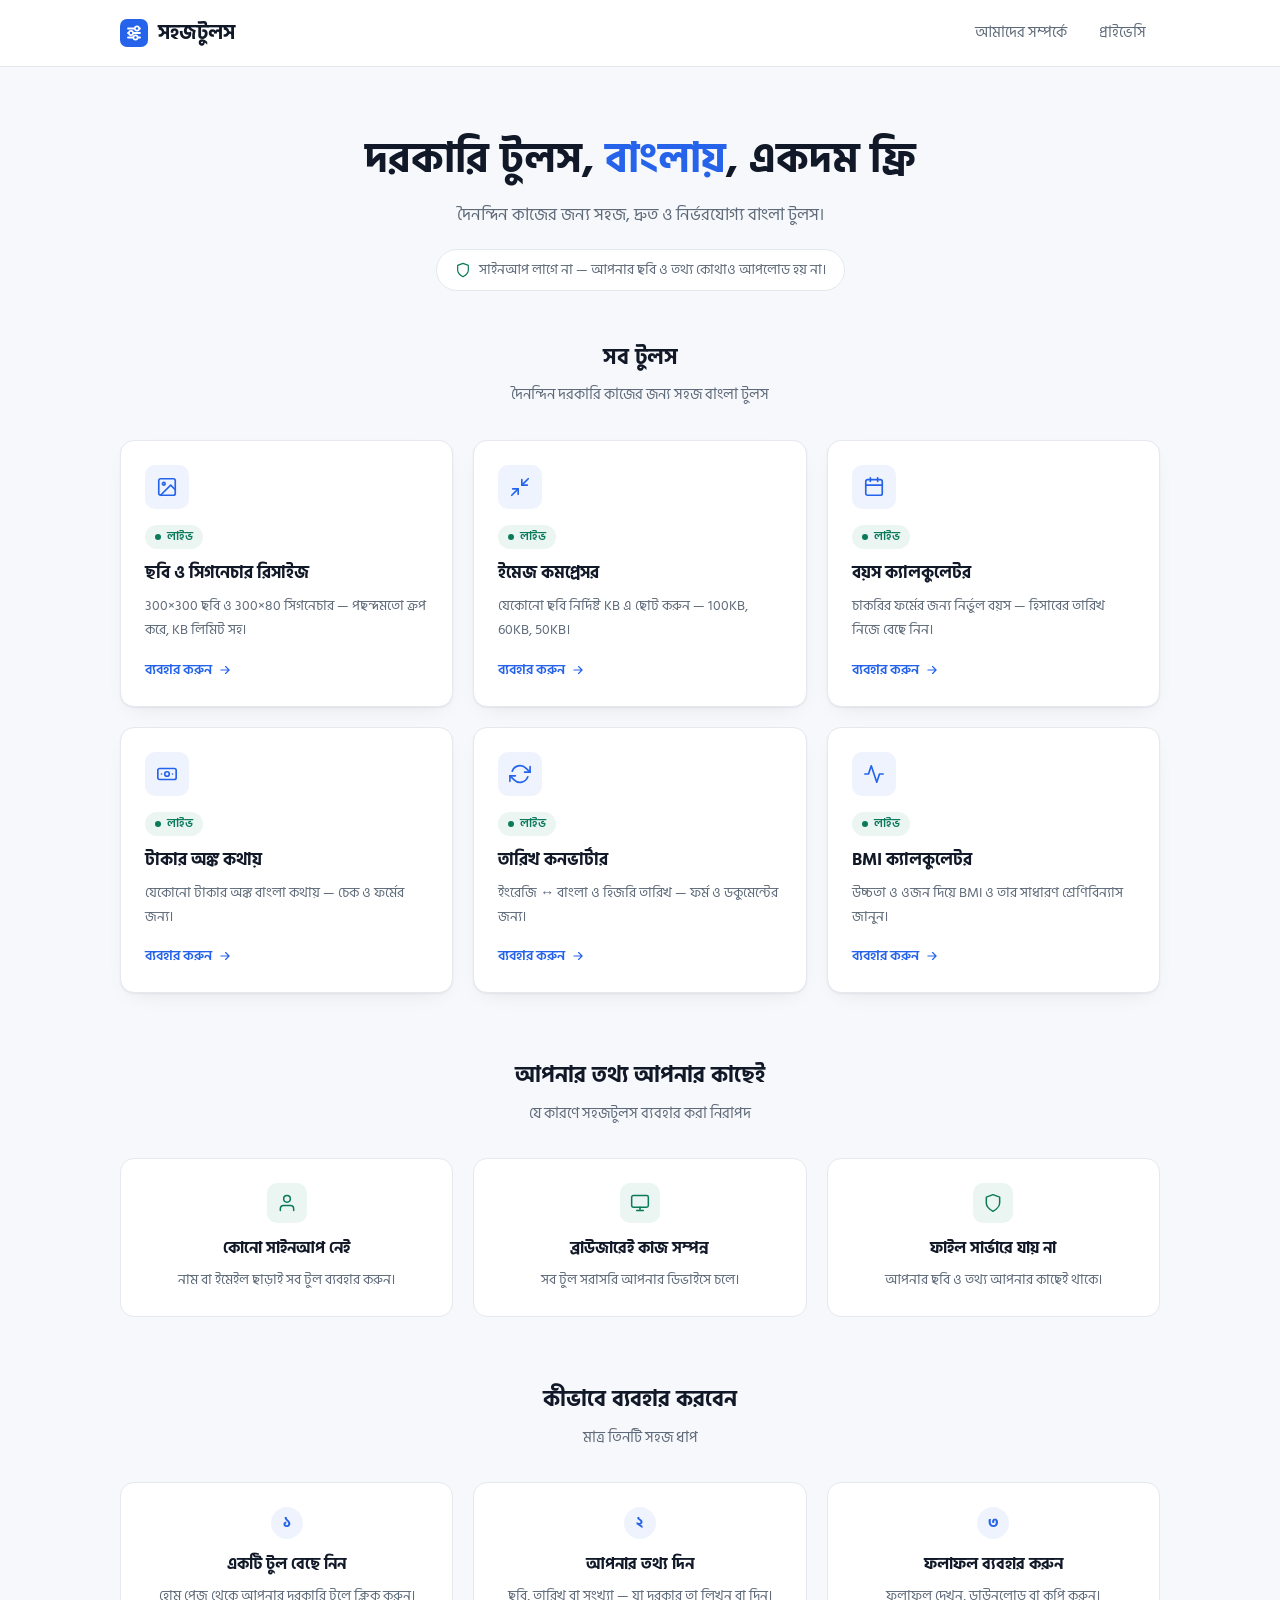
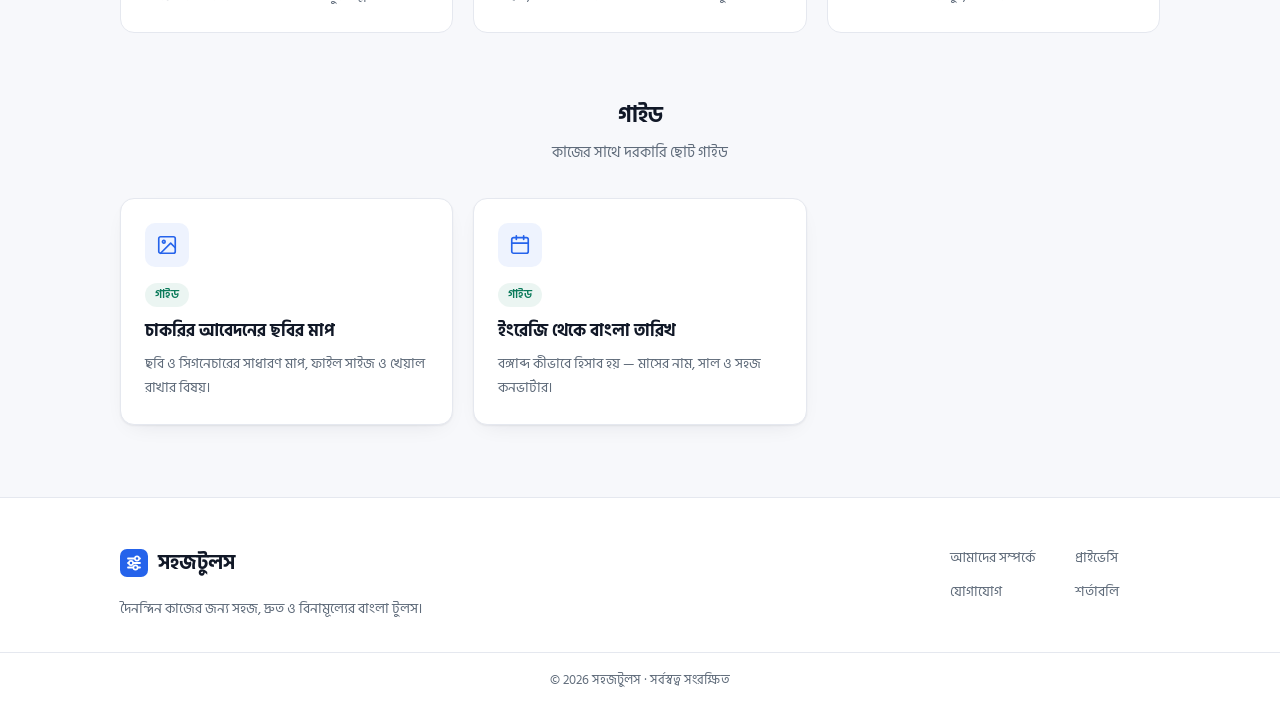
<file: index.html>
<!DOCTYPE html>
<html lang="bn">
<head>
<meta charset="UTF-8">
<meta name="viewport" content="width=device-width, initial-scale=1">
<title>সহজটুলস — ফ্রি বাংলা অনলাইন টুলস</title>
<meta name="description" content="ছবি রিসাইজ, ইমেজ কমপ্রেসর, বয়স ক্যালকুলেটর, টাকার অঙ্ক কথায়, তারিখ কনভার্টার ও BMI ক্যালকুলেটর — সব ফ্রি, সাইনআপ ছাড়া, বাংলায়।">
<link rel="canonical" href="https://sohojtools.github.io/">
<meta property="og:site_name" content="সহজটুলস">
<meta property="og:title" content="সহজটুলস — ফ্রি বাংলা অনলাইন টুলস">
<meta property="og:description" content="দৈনন্দিন কাজের জন্য সহজ, দ্রুত ও বিনামূল্যের বাংলা টুলস।">
<meta property="og:type" content="website">
<meta property="og:url" content="https://sohojtools.github.io/">
<link rel="icon" type="image/svg+xml" href="/favicon.svg">
<link rel="preconnect" href="https://fonts.googleapis.com">
<link rel="preconnect" href="https://fonts.gstatic.com" crossorigin>
<link href="https://fonts.googleapis.com/css2?family=Hind+Siliguri:wght@400;500;600;700&display=swap" rel="stylesheet">
<link rel="stylesheet" href="/css/style.css">
<script type="application/ld+json">
{"@context":"https://schema.org","@type":"WebSite","name":"সহজটুলস","url":"https://sohojtools.github.io/"}
</script>
</head>
<body>
<header class="site-header">
  <div class="nav">
    <a class="logo" href="/">
      <svg width="28" height="28" viewBox="0 0 28 28" fill="none" aria-hidden="true"><rect width="28" height="28" rx="7" fill="#2563eb"/><path d="M8 9.5h12M8 14h12M8 18.5h12" stroke="#fff" stroke-width="1.8" stroke-linecap="round"/><circle cx="17" cy="9.5" r="2.1" fill="#2563eb" stroke="#fff" stroke-width="1.6"/><circle cx="11" cy="14" r="2.1" fill="#2563eb" stroke="#fff" stroke-width="1.6"/><circle cx="15.5" cy="18.5" r="2.1" fill="#2563eb" stroke="#fff" stroke-width="1.6"/></svg>
      <span>সহজটুলস</span>
    </a>
    <nav class="menu" id="menu" aria-label="মূল নেভিগেশন">
      <a href="/about/">আমাদের সম্পর্কে</a>
      <a href="/privacy/">প্রাইভেসি</a>
    </nav>
    <button class="menu-btn" id="menuBtn" aria-expanded="false" aria-controls="menu" aria-label="মেনু খুলুন">
      <svg width="22" height="22" viewBox="0 0 24 24" fill="none" stroke="currentColor" stroke-width="2" stroke-linecap="round" aria-hidden="true"><path d="M4 7h16M4 12h16M4 17h16"/></svg>
    </button>
  </div>
</header>

<section class="hero">
<h1>দরকারি টুলস, <span class="accent">বাংলায়</span>, একদম ফ্রি</h1>
<p class="sub">দৈনন্দিন কাজের জন্য সহজ, দ্রুত ও নির্ভরযোগ্য বাংলা টুলস।</p>
<p class="hero-privacy"><svg width="16" height="16" viewBox="0 0 24 24" fill="none" stroke="currentColor" stroke-width="1.8" stroke-linecap="round" stroke-linejoin="round" aria-hidden="true"><path d="M12 22s8-4 8-10V5l-8-3-8 3v7c0 6 8 10 8 10z"/></svg>সাইনআপ লাগে না — আপনার ছবি ও তথ্য কোথাও আপলোড হয় না।</p>
</section>

<main>
<section class="section" id="tools" aria-labelledby="toolsTitle">
<h2 id="toolsTitle" class="section-title">সব টুলস</h2>
<p class="section-sub">দৈনন্দিন দরকারি কাজের জন্য সহজ বাংলা টুলস</p>
<div class="grid" id="toolGrid">

<a class="card" href="/tools/photo-resizer/">
<span class="card-icon"><svg width="22" height="22" viewBox="0 0 24 24" fill="none" stroke="currentColor" stroke-width="1.8" stroke-linecap="round" stroke-linejoin="round" aria-hidden="true"><rect x="3" y="3" width="18" height="18" rx="2"/><circle cx="8.5" cy="8.5" r="1.5"/><path d="M21 15l-5-5L5 21"/></svg></span>
<span class="badge"><span class="dot"></span>লাইভ</span>
<h3>ছবি ও সিগনেচার রিসাইজ</h3>
<p>300×300 ছবি ও 300×80 সিগনেচার — পছন্দমতো ক্রপ করে, KB লিমিট সহ।</p>
<span class="go">ব্যবহার করুন <svg width="14" height="14" viewBox="0 0 24 24" fill="none" stroke="currentColor" stroke-width="2" stroke-linecap="round" stroke-linejoin="round" aria-hidden="true"><path d="M5 12h14M13 6l6 6-6 6"/></svg></span>
</a>

<a class="card" href="/tools/image-compressor/">
<span class="card-icon"><svg width="22" height="22" viewBox="0 0 24 24" fill="none" stroke="currentColor" stroke-width="1.8" stroke-linecap="round" stroke-linejoin="round" aria-hidden="true"><path d="M4 14h6v6"/><path d="M20 10h-6V4"/><path d="M14 10l7-7"/><path d="M3 21l7-7"/></svg></span>
<span class="badge"><span class="dot"></span>লাইভ</span>
<h3>ইমেজ কমপ্রেসর</h3>
<p>যেকোনো ছবি নির্দিষ্ট KB এ ছোট করুন — 100KB, 60KB, 50KB।</p>
<span class="go">ব্যবহার করুন <svg width="14" height="14" viewBox="0 0 24 24" fill="none" stroke="currentColor" stroke-width="2" stroke-linecap="round" stroke-linejoin="round" aria-hidden="true"><path d="M5 12h14M13 6l6 6-6 6"/></svg></span>
</a>

<a class="card" href="/tools/age-calculator/">
<span class="card-icon"><svg width="22" height="22" viewBox="0 0 24 24" fill="none" stroke="currentColor" stroke-width="1.8" stroke-linecap="round" stroke-linejoin="round" aria-hidden="true"><rect x="3" y="4" width="18" height="17" rx="2"/><path d="M16 2v4M8 2v4M3 10h18"/></svg></span>
<span class="badge"><span class="dot"></span>লাইভ</span>
<h3>বয়স ক্যালকুলেটর</h3>
<p>চাকরির ফর্মের জন্য নির্ভুল বয়স — হিসাবের তারিখ নিজে বেছে নিন।</p>
<span class="go">ব্যবহার করুন <svg width="14" height="14" viewBox="0 0 24 24" fill="none" stroke="currentColor" stroke-width="2" stroke-linecap="round" stroke-linejoin="round" aria-hidden="true"><path d="M5 12h14M13 6l6 6-6 6"/></svg></span>
</a>

<a class="card" href="/tools/taka-in-words/">
<span class="card-icon"><svg width="22" height="22" viewBox="0 0 24 24" fill="none" stroke="currentColor" stroke-width="1.8" stroke-linecap="round" stroke-linejoin="round" aria-hidden="true"><rect x="2" y="6" width="20" height="12" rx="2"/><circle cx="12" cy="12" r="2.5"/><path d="M6 12h.01M18 12h.01"/></svg></span>
<span class="badge"><span class="dot"></span>লাইভ</span>
<h3>টাকার অঙ্ক কথায়</h3>
<p>যেকোনো টাকার অঙ্ক বাংলা কথায় — চেক ও ফর্মের জন্য।</p>
<span class="go">ব্যবহার করুন <svg width="14" height="14" viewBox="0 0 24 24" fill="none" stroke="currentColor" stroke-width="2" stroke-linecap="round" stroke-linejoin="round" aria-hidden="true"><path d="M5 12h14M13 6l6 6-6 6"/></svg></span>
</a>

<a class="card" href="/tools/date-converter/">
<span class="card-icon"><svg width="22" height="22" viewBox="0 0 24 24" fill="none" stroke="currentColor" stroke-width="1.8" stroke-linecap="round" stroke-linejoin="round" aria-hidden="true"><path d="M23 4v6h-6M1 20v-6h6"/><path d="M3.5 9a9 9 0 0 1 14.9-3.4L23 10M1 14l4.6 4.4A9 9 0 0 0 20.5 15"/></svg></span>
<span class="badge"><span class="dot"></span>লাইভ</span>
<h3>তারিখ কনভার্টার</h3>
<p>ইংরেজি ↔ বাংলা ও হিজরি তারিখ — ফর্ম ও ডকুমেন্টের জন্য।</p>
<span class="go">ব্যবহার করুন <svg width="14" height="14" viewBox="0 0 24 24" fill="none" stroke="currentColor" stroke-width="2" stroke-linecap="round" stroke-linejoin="round" aria-hidden="true"><path d="M5 12h14M13 6l6 6-6 6"/></svg></span>
</a>

<a class="card" href="/tools/bmi-calculator/">
<span class="card-icon"><svg width="22" height="22" viewBox="0 0 24 24" fill="none" stroke="currentColor" stroke-width="1.8" stroke-linecap="round" stroke-linejoin="round" aria-hidden="true"><path d="M22 12h-4l-3 9L9 3l-3 9H2"/></svg></span>
<span class="badge"><span class="dot"></span>লাইভ</span>
<h3>BMI ক্যালকুলেটর</h3>
<p>উচ্চতা ও ওজন দিয়ে BMI ও তার সাধারণ শ্রেণিবিন্যাস জানুন।</p>
<span class="go">ব্যবহার করুন <svg width="14" height="14" viewBox="0 0 24 24" fill="none" stroke="currentColor" stroke-width="2" stroke-linecap="round" stroke-linejoin="round" aria-hidden="true"><path d="M5 12h14M13 6l6 6-6 6"/></svg></span>
</a>

</div>
</section>

<section class="section" aria-labelledby="trustTitle">
<h2 id="trustTitle" class="section-title">আপনার তথ্য আপনার কাছেই</h2>
<p class="section-sub">যে কারণে সহজটুলস ব্যবহার করা নিরাপদ</p>
<div class="trust-grid">
<div class="trust-item">
<span class="t-icon"><svg width="20" height="20" viewBox="0 0 24 24" fill="none" stroke="currentColor" stroke-width="1.8" stroke-linecap="round" stroke-linejoin="round" aria-hidden="true"><path d="M20 21v-2a4 4 0 0 0-4-4H8a4 4 0 0 0-4 4v2"/><circle cx="12" cy="7" r="4"/></svg></span>
<h3>কোনো সাইনআপ নেই</h3>
<p>নাম বা ইমেইল ছাড়াই সব টুল ব্যবহার করুন।</p>
</div>
<div class="trust-item">
<span class="t-icon"><svg width="20" height="20" viewBox="0 0 24 24" fill="none" stroke="currentColor" stroke-width="1.8" stroke-linecap="round" stroke-linejoin="round" aria-hidden="true"><rect x="2" y="3" width="20" height="14" rx="2"/><path d="M8 21h8M12 17v4"/></svg></span>
<h3>ব্রাউজারেই কাজ সম্পন্ন</h3>
<p>সব টুল সরাসরি আপনার ডিভাইসে চলে।</p>
</div>
<div class="trust-item">
<span class="t-icon"><svg width="20" height="20" viewBox="0 0 24 24" fill="none" stroke="currentColor" stroke-width="1.8" stroke-linecap="round" stroke-linejoin="round" aria-hidden="true"><path d="M12 22s8-4 8-10V5l-8-3-8 3v7c0 6 8 10 8 10z"/></svg></span>
<h3>ফাইল সার্ভারে যায় না</h3>
<p>আপনার ছবি ও তথ্য আপনার কাছেই থাকে।</p>
</div>
</div>
</section>

<section class="section" aria-labelledby="howTitle">
<h2 id="howTitle" class="section-title">কীভাবে ব্যবহার করবেন</h2>
<p class="section-sub">মাত্র তিনটি সহজ ধাপ</p>
<div class="steps">
<div class="step"><span class="step-num">১</span><h3>একটি টুল বেছে নিন</h3><p>হোম পেজ থেকে আপনার দরকারি টুলে ক্লিক করুন।</p></div>
<div class="step"><span class="step-num">২</span><h3>আপনার তথ্য দিন</h3><p>ছবি, তারিখ বা সংখ্যা — যা দরকার তা লিখুন বা দিন।</p></div>
<div class="step"><span class="step-num">৩</span><h3>ফলাফল ব্যবহার করুন</h3><p>ফলাফল দেখুন, ডাউনলোড বা কপি করুন।</p></div>
</div>
</section>
<section class="section" aria-labelledby="guidesTitle">
<h2 id="guidesTitle" class="section-title">গাইড</h2>
<p class="section-sub">কাজের সাথে দরকারি ছোট গাইড</p>
<div class="grid">
<a class="card" href="/guides/job-application-photo-size/">
<span class="card-icon"><svg width="22" height="22" viewBox="0 0 24 24" fill="none" stroke="currentColor" stroke-width="1.8" stroke-linecap="round" stroke-linejoin="round" aria-hidden="true"><rect x="3" y="3" width="18" height="18" rx="2"/><circle cx="8.5" cy="8.5" r="1.5"/><path d="M21 15l-5-5L5 21"/></svg></span>
<span class="badge">গাইড</span>
<h3>চাকরির আবেদনের ছবির মাপ</h3>
<p>ছবি ও সিগনেচারের সাধারণ মাপ, ফাইল সাইজ ও খেয়াল রাখার বিষয়।</p>
</a>
<a class="card" href="/guides/bangla-date-conversion/">
<span class="card-icon"><svg width="22" height="22" viewBox="0 0 24 24" fill="none" stroke="currentColor" stroke-width="1.8" stroke-linecap="round" stroke-linejoin="round" aria-hidden="true"><rect x="3" y="4" width="18" height="17" rx="2"/><path d="M16 2v4M8 2v4M3 10h18"/></svg></span>
<span class="badge">গাইড</span>
<h3>ইংরেজি থেকে বাংলা তারিখ</h3>
<p>বঙ্গাব্দ কীভাবে হিসাব হয় — মাসের নাম, সাল ও সহজ কনভার্টার।</p>
</a>
</div>
</section>
</main>

<footer class="footer-rich">
<div class="footer-inner">
<div class="f-brand">
<a class="logo" href="/">
<svg width="28" height="28" viewBox="0 0 28 28" fill="none" aria-hidden="true"><rect width="28" height="28" rx="7" fill="#2563eb"/><path d="M8 9.5h12M8 14h12M8 18.5h12" stroke="#fff" stroke-width="1.8" stroke-linecap="round"/><circle cx="17" cy="9.5" r="2.1" fill="#2563eb" stroke="#fff" stroke-width="1.6"/><circle cx="11" cy="14" r="2.1" fill="#2563eb" stroke="#fff" stroke-width="1.6"/><circle cx="15.5" cy="18.5" r="2.1" fill="#2563eb" stroke="#fff" stroke-width="1.6"/></svg>
<span>সহজটুলস</span>
</a>
<p>দৈনন্দিন কাজের জন্য সহজ, দ্রুত ও বিনামূল্যের বাংলা টুলস।</p>
</div>
<nav class="f-links" aria-label="ফুটার নেভিগেশন">
<a href="/about/">আমাদের সম্পর্কে</a>
<a href="/privacy/">প্রাইভেসি</a>
<a href="/contact/">যোগাযোগ</a>
<a href="/terms/">শর্তাবলি</a>
</nav>
</div>
<div class="footer-bottom">© 2026 সহজটুলস · সর্বস্বত্ব সংরক্ষিত</div>
</footer>
<script src="/js/main.js"></script>
</body>
</html>
</file>
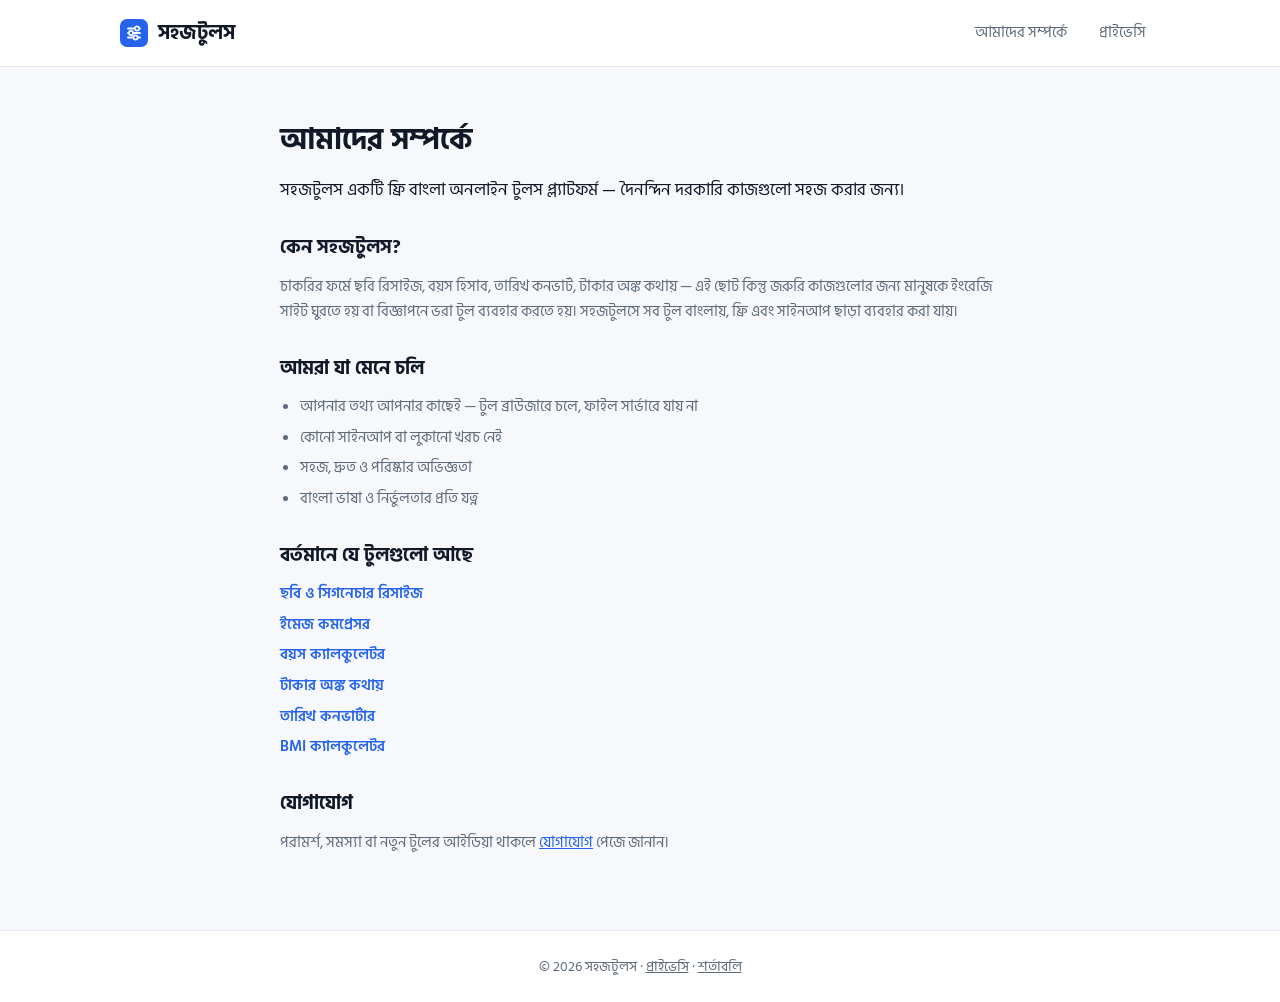
<file: about/index.html>
<!DOCTYPE html>
<html lang="bn">
<head>
<meta charset="UTF-8">
<meta name="viewport" content="width=device-width, initial-scale=1">
<title>আমাদের সম্পর্কে | সহজটুলস</title>
<meta name="description" content="সহজটুলস কী এবং কেন — বাংলা ভাষায় ফ্রি অনলাইন টুলস প্ল্যাটফর্ম।">
<link rel="canonical" href="https://sohojtools.github.io/about/">
<link rel="icon" type="image/svg+xml" href="/favicon.svg">
<link rel="preconnect" href="https://fonts.googleapis.com">
<link href="https://fonts.googleapis.com/css2?family=Hind+Siliguri:wght@400;500;600;700&display=swap" rel="stylesheet">
<link rel="stylesheet" href="/css/style.css">
</head>
<body>
<header class="site-header">
  <div class="nav">
    <a class="logo" href="/">
      <svg width="28" height="28" viewBox="0 0 28 28" fill="none" aria-hidden="true"><rect width="28" height="28" rx="7" fill="#2563eb"/><path d="M8 9.5h12M8 14h12M8 18.5h12" stroke="#fff" stroke-width="1.8" stroke-linecap="round"/><circle cx="17" cy="9.5" r="2.1" fill="#2563eb" stroke="#fff" stroke-width="1.6"/><circle cx="11" cy="14" r="2.1" fill="#2563eb" stroke="#fff" stroke-width="1.6"/><circle cx="15.5" cy="18.5" r="2.1" fill="#2563eb" stroke="#fff" stroke-width="1.6"/></svg>
      <span>সহজটুলস</span>
    </a>
    <nav class="menu" id="menu" aria-label="মূল নেভিগেশন">
      <a href="/about/">আমাদের সম্পর্কে</a>
      <a href="/privacy/">প্রাইভেসি</a>
    </nav>
    <button class="menu-btn" id="menuBtn" aria-expanded="false" aria-controls="menu" aria-label="মেনু খুলুন">
      <svg width="22" height="22" viewBox="0 0 24 24" fill="none" stroke="currentColor" stroke-width="2" stroke-linecap="round" aria-hidden="true"><path d="M4 7h16M4 12h16M4 17h16"/></svg>
    </button>
  </div>
</header>
<main class="page">
<h1>আমাদের সম্পর্কে</h1>
<p class="lead">সহজটুলস একটি ফ্রি বাংলা অনলাইন টুলস প্ল্যাটফর্ম — দৈনন্দিন দরকারি কাজগুলো সহজ করার জন্য।</p>
<h2>কেন সহজটুলস?</h2>
<p>চাকরির ফর্মে ছবি রিসাইজ, বয়স হিসাব, তারিখ কনভার্ট, টাকার অঙ্ক কথায় — এই ছোট কিন্তু জরুরি কাজগুলোর জন্য মানুষকে ইংরেজি সাইট ঘুরতে হয় বা বিজ্ঞাপনে ভরা টুল ব্যবহার করতে হয়। সহজটুলসে সব টুল বাংলায়, ফ্রি এবং সাইনআপ ছাড়া ব্যবহার করা যায়।</p>
<h2>আমরা যা মেনে চলি</h2>
<ul>
<li>আপনার তথ্য আপনার কাছেই — টুল ব্রাউজারে চলে, ফাইল সার্ভারে যায় না</li>
<li>কোনো সাইনআপ বা লুকানো খরচ নেই</li>
<li>সহজ, দ্রুত ও পরিষ্কার অভিজ্ঞতা</li>
<li>বাংলা ভাষা ও নির্ভুলতার প্রতি যত্ন</li>
</ul>
<h2>বর্তমানে যে টুলগুলো আছে</h2>
<ul class="tool-list">
<li><a href="/tools/photo-resizer/">ছবি ও সিগনেচার রিসাইজ</a></li>
<li><a href="/tools/image-compressor/">ইমেজ কমপ্রেসর</a></li>
<li><a href="/tools/age-calculator/">বয়স ক্যালকুলেটর</a></li>
<li><a href="/tools/taka-in-words/">টাকার অঙ্ক কথায়</a></li>
<li><a href="/tools/date-converter/">তারিখ কনভার্টার</a></li>
<li><a href="/tools/bmi-calculator/">BMI ক্যালকুলেটর</a></li>
</ul>
<h2>যোগাযোগ</h2>
<p>পরামর্শ, সমস্যা বা নতুন টুলের আইডিয়া থাকলে <a href="/contact/">যোগাযোগ</a> পেজে জানান।</p>
</main>
<footer>© 2026 সহজটুলস · <a href="/privacy/">প্রাইভেসি</a> · <a href="/terms/">শর্তাবলি</a></footer>
<script src="/js/main.js"></script>
</body>
</html>
</file>
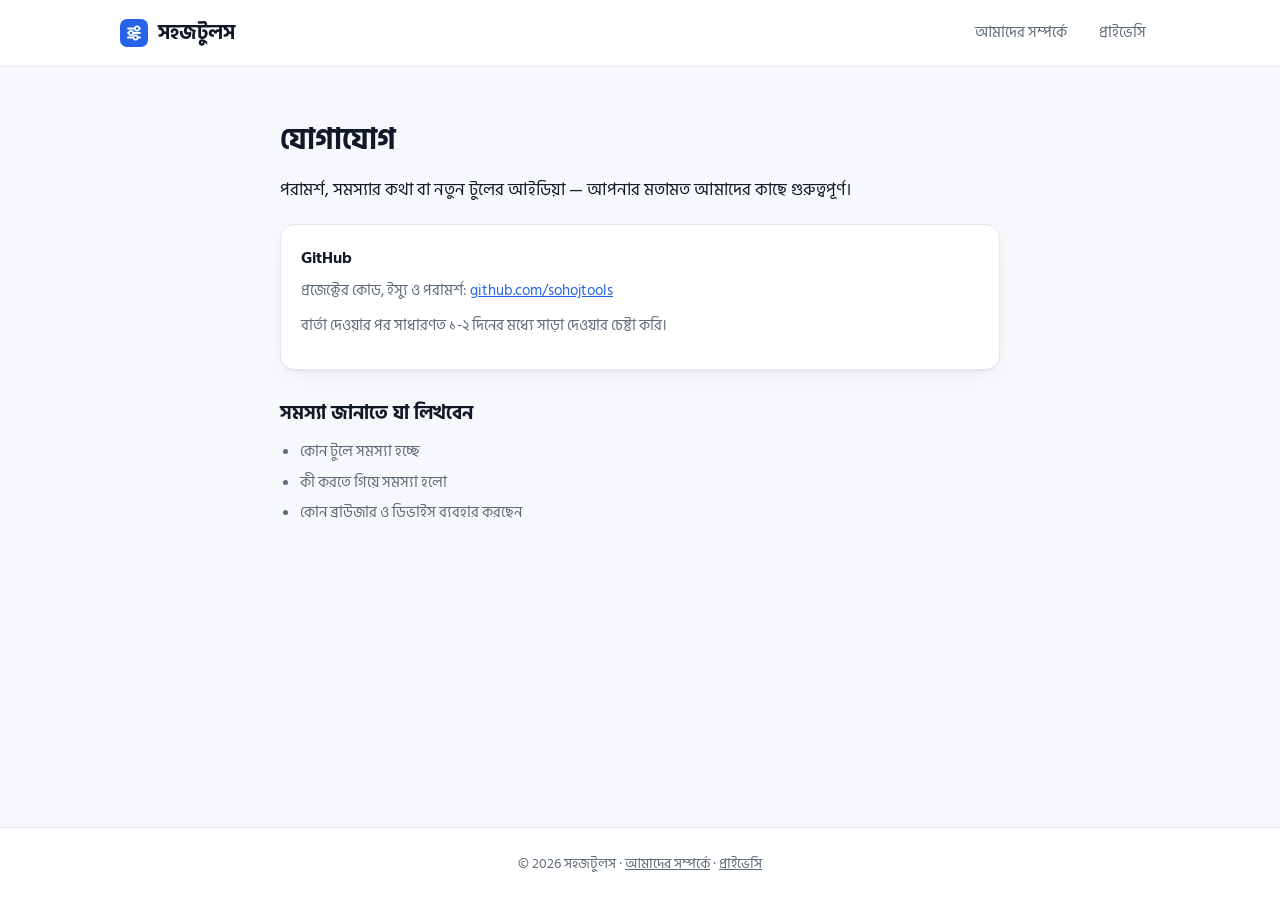
<file: contact/index.html>
<!DOCTYPE html>
<html lang="bn">
<head>
<meta charset="UTF-8">
<meta name="viewport" content="width=device-width, initial-scale=1">
<title>যোগাযোগ | সহজটুলস</title>
<meta name="description" content="সহজটুলস নিয়ে পরামর্শ, সমস্যা বা নতুন টুলের আইডিয়া জানাতে যোগাযোগ করুন।">
<link rel="canonical" href="https://sohojtools.github.io/contact/">
<link rel="icon" type="image/svg+xml" href="/favicon.svg">
<link rel="preconnect" href="https://fonts.googleapis.com">
<link href="https://fonts.googleapis.com/css2?family=Hind+Siliguri:wght@400;500;600;700&display=swap" rel="stylesheet">
<link rel="stylesheet" href="/css/style.css">
</head>
<body>
<header class="site-header">
  <div class="nav">
    <a class="logo" href="/">
      <svg width="28" height="28" viewBox="0 0 28 28" fill="none" aria-hidden="true"><rect width="28" height="28" rx="7" fill="#2563eb"/><path d="M8 9.5h12M8 14h12M8 18.5h12" stroke="#fff" stroke-width="1.8" stroke-linecap="round"/><circle cx="17" cy="9.5" r="2.1" fill="#2563eb" stroke="#fff" stroke-width="1.6"/><circle cx="11" cy="14" r="2.1" fill="#2563eb" stroke="#fff" stroke-width="1.6"/><circle cx="15.5" cy="18.5" r="2.1" fill="#2563eb" stroke="#fff" stroke-width="1.6"/></svg>
      <span>সহজটুলস</span>
    </a>
    <nav class="menu" id="menu" aria-label="মূল নেভিগেশন">
      <a href="/about/">আমাদের সম্পর্কে</a>
      <a href="/privacy/">প্রাইভেসি</a>
    </nav>
    <button class="menu-btn" id="menuBtn" aria-expanded="false" aria-controls="menu" aria-label="মেনু খুলুন">
      <svg width="22" height="22" viewBox="0 0 24 24" fill="none" stroke="currentColor" stroke-width="2" stroke-linecap="round" aria-hidden="true"><path d="M4 7h16M4 12h16M4 17h16"/></svg>
    </button>
  </div>
</header>
<main class="page">
<h1>যোগাযোগ</h1>
<p class="lead">পরামর্শ, সমস্যার কথা বা নতুন টুলের আইডিয়া — আপনার মতামত আমাদের কাছে গুরুত্বপূর্ণ।</p>
<div class="info-card">
<h3>GitHub</h3>
<p>প্রজেক্টের কোড, ইস্যু ও পরামর্শ: <a href="https://github.com/sohojtools" rel="noopener">github.com/sohojtools</a></p>
<p>বার্তা দেওয়ার পর সাধারণত ১-২ দিনের মধ্যে সাড়া দেওয়ার চেষ্টা করি।</p>
</div>
<h2>সমস্যা জানাতে যা লিখবেন</h2>
<ul>
<li>কোন টুলে সমস্যা হচ্ছে</li>
<li>কী করতে গিয়ে সমস্যা হলো</li>
<li>কোন ব্রাউজার ও ডিভাইস ব্যবহার করছেন</li>
</ul>
</main>
<footer>© 2026 সহজটুলস · <a href="/about/">আমাদের সম্পর্কে</a> · <a href="/privacy/">প্রাইভেসি</a></footer>
<script src="/js/main.js"></script>
</body>
</html>
</file>
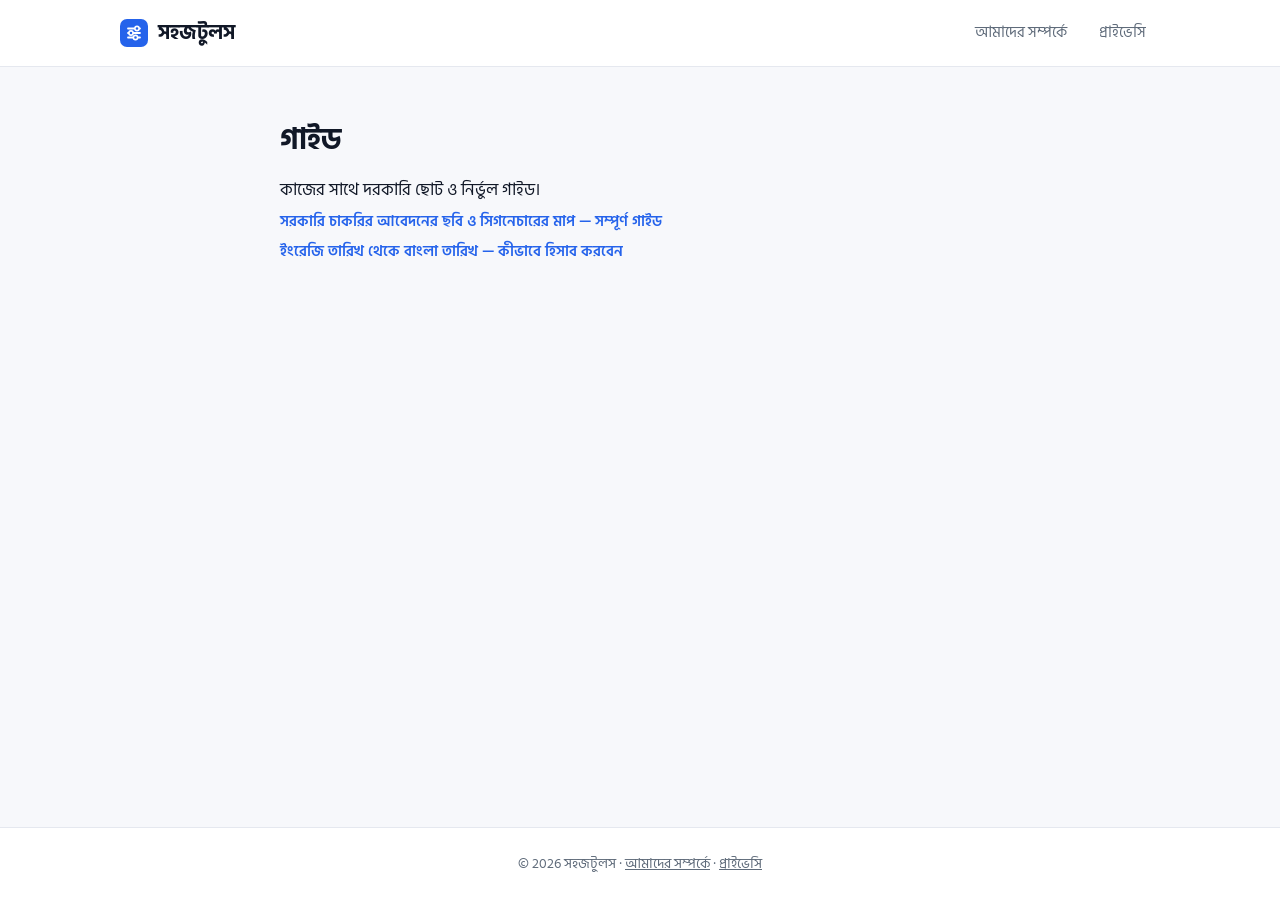
<file: guides/index.html>
<!DOCTYPE html>
<html lang="bn">
<head>
<meta charset="UTF-8">
<meta name="viewport" content="width=device-width, initial-scale=1">
<title>গাইড | সহজটুলস</title>
<meta name="description" content="দৈনন্দিন কাজের সাথে দরকারি ছোট বাংলা গাইড — চাকরির আবেদনের ছবির মাপ, বাংলা তারিখ হিসাব ও আরও।">
<link rel="canonical" href="https://sohojtools.github.io/guides/">
<link rel="icon" type="image/svg+xml" href="/favicon.svg">
<link rel="preconnect" href="https://fonts.googleapis.com">
<link href="https://fonts.googleapis.com/css2?family=Hind+Siliguri:wght@400;500;600;700&display=swap" rel="stylesheet">
<link rel="stylesheet" href="/css/style.css">
</head>
<body>
<header class="site-header">
  <div class="nav">
    <a class="logo" href="/">
      <svg width="28" height="28" viewBox="0 0 28 28" fill="none" aria-hidden="true"><rect width="28" height="28" rx="7" fill="#2563eb"/><path d="M8 9.5h12M8 14h12M8 18.5h12" stroke="#fff" stroke-width="1.8" stroke-linecap="round"/><circle cx="17" cy="9.5" r="2.1" fill="#2563eb" stroke="#fff" stroke-width="1.6"/><circle cx="11" cy="14" r="2.1" fill="#2563eb" stroke="#fff" stroke-width="1.6"/><circle cx="15.5" cy="18.5" r="2.1" fill="#2563eb" stroke="#fff" stroke-width="1.6"/></svg>
      <span>সহজটুলস</span>
    </a>
    <nav class="menu" id="menu" aria-label="মূল নেভিগেশন">
      <a href="/about/">আমাদের সম্পর্কে</a>
      <a href="/privacy/">প্রাইভেসি</a>
    </nav>
    <button class="menu-btn" id="menuBtn" aria-expanded="false" aria-controls="menu" aria-label="মেনু খুলুন">
      <svg width="22" height="22" viewBox="0 0 24 24" fill="none" stroke="currentColor" stroke-width="2" stroke-linecap="round" aria-hidden="true"><path d="M4 7h16M4 12h16M4 17h16"/></svg>
    </button>
  </div>
</header>
<main class="page">
<h1>গাইড</h1>
<p class="lead">কাজের সাথে দরকারি ছোট ও নির্ভুল গাইড।</p>
<ul class="tool-list">
<li><a href="/guides/job-application-photo-size/">সরকারি চাকরির আবেদনের ছবি ও সিগনেচারের মাপ — সম্পূর্ণ গাইড</a></li>
<li><a href="/guides/bangla-date-conversion/">ইংরেজি তারিখ থেকে বাংলা তারিখ — কীভাবে হিসাব করবেন</a></li>
</ul>
</main>
<footer>© 2026 সহজটুলস · <a href="/about/">আমাদের সম্পর্কে</a> · <a href="/privacy/">প্রাইভেসি</a></footer>
<script src="/js/main.js"></script>
</body>
</html>
</file>
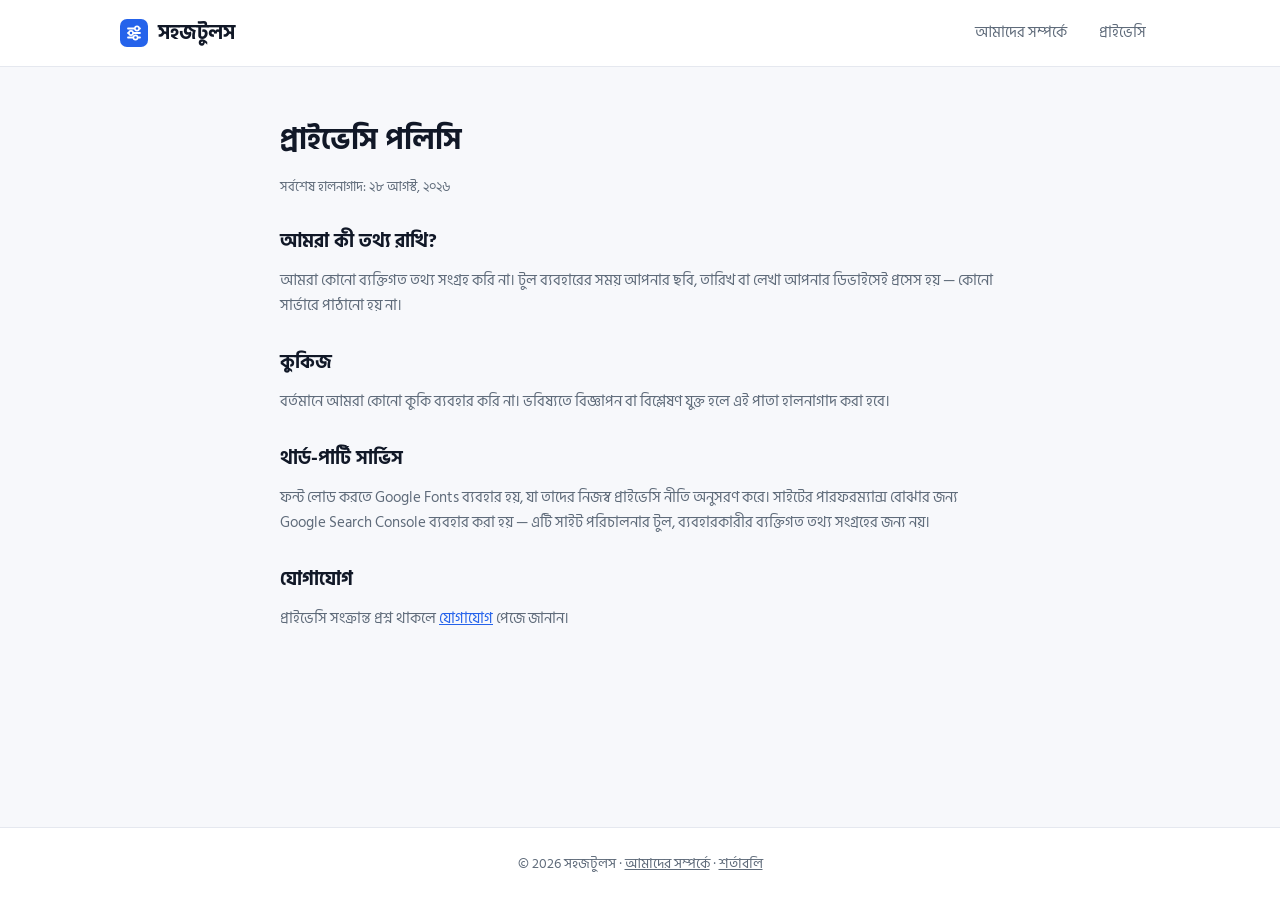
<file: privacy/index.html>
<!DOCTYPE html>
<html lang="bn">
<head>
<meta charset="UTF-8">
<meta name="viewport" content="width=device-width, initial-scale=1">
<title>প্রাইভেসি পলিসি | সহজটুলস</title>
<meta name="description" content="সহজটুলস-এর প্রাইভেসি পলিসি — আমরা কোনো ব্যক্তিগত তথ্য সংগ্রহ করি না।">
<link rel="canonical" href="https://sohojtools.github.io/privacy/">
<link rel="icon" type="image/svg+xml" href="/favicon.svg">
<link rel="preconnect" href="https://fonts.googleapis.com">
<link href="https://fonts.googleapis.com/css2?family=Hind+Siliguri:wght@400;500;600;700&display=swap" rel="stylesheet">
<link rel="stylesheet" href="/css/style.css">
</head>
<body>
<header class="site-header">
  <div class="nav">
    <a class="logo" href="/">
      <svg width="28" height="28" viewBox="0 0 28 28" fill="none" aria-hidden="true"><rect width="28" height="28" rx="7" fill="#2563eb"/><path d="M8 9.5h12M8 14h12M8 18.5h12" stroke="#fff" stroke-width="1.8" stroke-linecap="round"/><circle cx="17" cy="9.5" r="2.1" fill="#2563eb" stroke="#fff" stroke-width="1.6"/><circle cx="11" cy="14" r="2.1" fill="#2563eb" stroke="#fff" stroke-width="1.6"/><circle cx="15.5" cy="18.5" r="2.1" fill="#2563eb" stroke="#fff" stroke-width="1.6"/></svg>
      <span>সহজটুলস</span>
    </a>
    <nav class="menu" id="menu" aria-label="মূল নেভিগেশন">
      <a href="/about/">আমাদের সম্পর্কে</a>
      <a href="/privacy/">প্রাইভেসি</a>
    </nav>
    <button class="menu-btn" id="menuBtn" aria-expanded="false" aria-controls="menu" aria-label="মেনু খুলুন">
      <svg width="22" height="22" viewBox="0 0 24 24" fill="none" stroke="currentColor" stroke-width="2" stroke-linecap="round" aria-hidden="true"><path d="M4 7h16M4 12h16M4 17h16"/></svg>
    </button>
  </div>
</header>
<main class="page">
<h1>প্রাইভেসি পলিসি</h1>
<p class="updated">সর্বশেষ হালনাগাদ: ২৮ আগস্ট, ২০২৬</p>
<h2>আমরা কী তথ্য রাখি?</h2>
<p>আমরা কোনো ব্যক্তিগত তথ্য সংগ্রহ করি না। টুল ব্যবহারের সময় আপনার ছবি, তারিখ বা লেখা আপনার ডিভাইসেই প্রসেস হয় — কোনো সার্ভারে পাঠানো হয় না।</p>
<h2>কুকিজ</h2>
<p>বর্তমানে আমরা কোনো কুকি ব্যবহার করি না। ভবিষ্যতে বিজ্ঞাপন বা বিশ্লেষণ যুক্ত হলে এই পাতা হালনাগাদ করা হবে।</p>
<h2>থার্ড-পার্টি সার্ভিস</h2>
<p>ফন্ট লোড করতে Google Fonts ব্যবহার হয়, যা তাদের নিজস্ব প্রাইভেসি নীতি অনুসরণ করে। সাইটের পারফরম্যান্স বোঝার জন্য Google Search Console ব্যবহার করা হয় — এটি সাইট পরিচালনার টুল, ব্যবহারকারীর ব্যক্তিগত তথ্য সংগ্রহের জন্য নয়।</p>
<h2>যোগাযোগ</h2>
<p>প্রাইভেসি সংক্রান্ত প্রশ্ন থাকলে <a href="/contact/">যোগাযোগ</a> পেজে জানান।</p>
</main>
<footer>© 2026 সহজটুলস · <a href="/about/">আমাদের সম্পর্কে</a> · <a href="/terms/">শর্তাবলি</a></footer>
<script src="/js/main.js"></script>
</body>
</html>
</file>
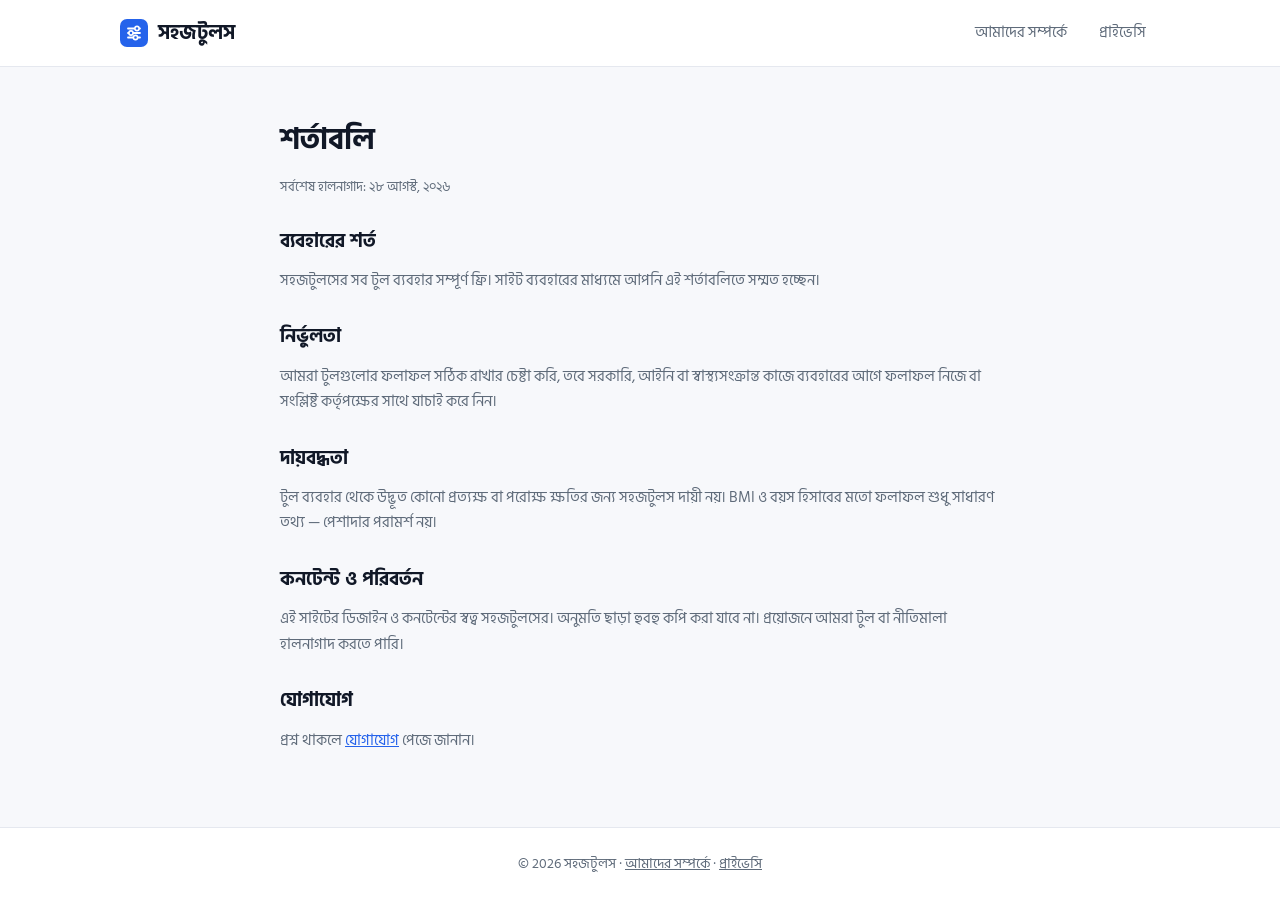
<file: terms/index.html>
<!DOCTYPE html>
<html lang="bn">
<head>
<meta charset="UTF-8">
<meta name="viewport" content="width=device-width, initial-scale=1">
<title>শর্তাবলি | সহজটুলস</title>
<meta name="description" content="সহজটুলস ব্যবহারের শর্তাবলি — ফ্রি ব্যবহার, নির্ভুলতা ও দায়বদ্ধতা সম্পর্কে।">
<link rel="canonical" href="https://sohojtools.github.io/terms/">
<link rel="icon" type="image/svg+xml" href="/favicon.svg">
<link rel="preconnect" href="https://fonts.googleapis.com">
<link href="https://fonts.googleapis.com/css2?family=Hind+Siliguri:wght@400;500;600;700&display=swap" rel="stylesheet">
<link rel="stylesheet" href="/css/style.css">
</head>
<body>
<header class="site-header">
  <div class="nav">
    <a class="logo" href="/">
      <svg width="28" height="28" viewBox="0 0 28 28" fill="none" aria-hidden="true"><rect width="28" height="28" rx="7" fill="#2563eb"/><path d="M8 9.5h12M8 14h12M8 18.5h12" stroke="#fff" stroke-width="1.8" stroke-linecap="round"/><circle cx="17" cy="9.5" r="2.1" fill="#2563eb" stroke="#fff" stroke-width="1.6"/><circle cx="11" cy="14" r="2.1" fill="#2563eb" stroke="#fff" stroke-width="1.6"/><circle cx="15.5" cy="18.5" r="2.1" fill="#2563eb" stroke="#fff" stroke-width="1.6"/></svg>
      <span>সহজটুলস</span>
    </a>
    <nav class="menu" id="menu" aria-label="মূল নেভিগেশন">
      <a href="/about/">আমাদের সম্পর্কে</a>
      <a href="/privacy/">প্রাইভেসি</a>
    </nav>
    <button class="menu-btn" id="menuBtn" aria-expanded="false" aria-controls="menu" aria-label="মেনু খুলুন">
      <svg width="22" height="22" viewBox="0 0 24 24" fill="none" stroke="currentColor" stroke-width="2" stroke-linecap="round" aria-hidden="true"><path d="M4 7h16M4 12h16M4 17h16"/></svg>
    </button>
  </div>
</header>
<main class="page">
<h1>শর্তাবলি</h1>
<p class="updated">সর্বশেষ হালনাগাদ: ২৮ আগস্ট, ২০২৬</p>
<h2>ব্যবহারের শর্ত</h2>
<p>সহজটুলসের সব টুল ব্যবহার সম্পূর্ণ ফ্রি। সাইট ব্যবহারের মাধ্যমে আপনি এই শর্তাবলিতে সম্মত হচ্ছেন।</p>
<h2>নির্ভুলতা</h2>
<p>আমরা টুলগুলোর ফলাফল সঠিক রাখার চেষ্টা করি, তবে সরকারি, আইনি বা স্বাস্থ্যসংক্রান্ত কাজে ব্যবহারের আগে ফলাফল নিজে বা সংশ্লিষ্ট কর্তৃপক্ষের সাথে যাচাই করে নিন।</p>
<h2>দায়বদ্ধতা</h2>
<p>টুল ব্যবহার থেকে উদ্ভূত কোনো প্রত্যক্ষ বা পরোক্ষ ক্ষতির জন্য সহজটুলস দায়ী নয়। BMI ও বয়স হিসাবের মতো ফলাফল শুধু সাধারণ তথ্য — পেশাদার পরামর্শ নয়।</p>
<h2>কনটেন্ট ও পরিবর্তন</h2>
<p>এই সাইটের ডিজাইন ও কনটেন্টের স্বত্ব সহজটুলসের। অনুমতি ছাড়া হুবহু কপি করা যাবে না। প্রয়োজনে আমরা টুল বা নীতিমালা হালনাগাদ করতে পারি।</p>
<h2>যোগাযোগ</h2>
<p>প্রশ্ন থাকলে <a href="/contact/">যোগাযোগ</a> পেজে জানান।</p>
</main>
<footer>© 2026 সহজটুলস · <a href="/about/">আমাদের সম্পর্কে</a> · <a href="/privacy/">প্রাইভেসি</a></footer>
<script src="/js/main.js"></script>
</body>
</html>
</file>
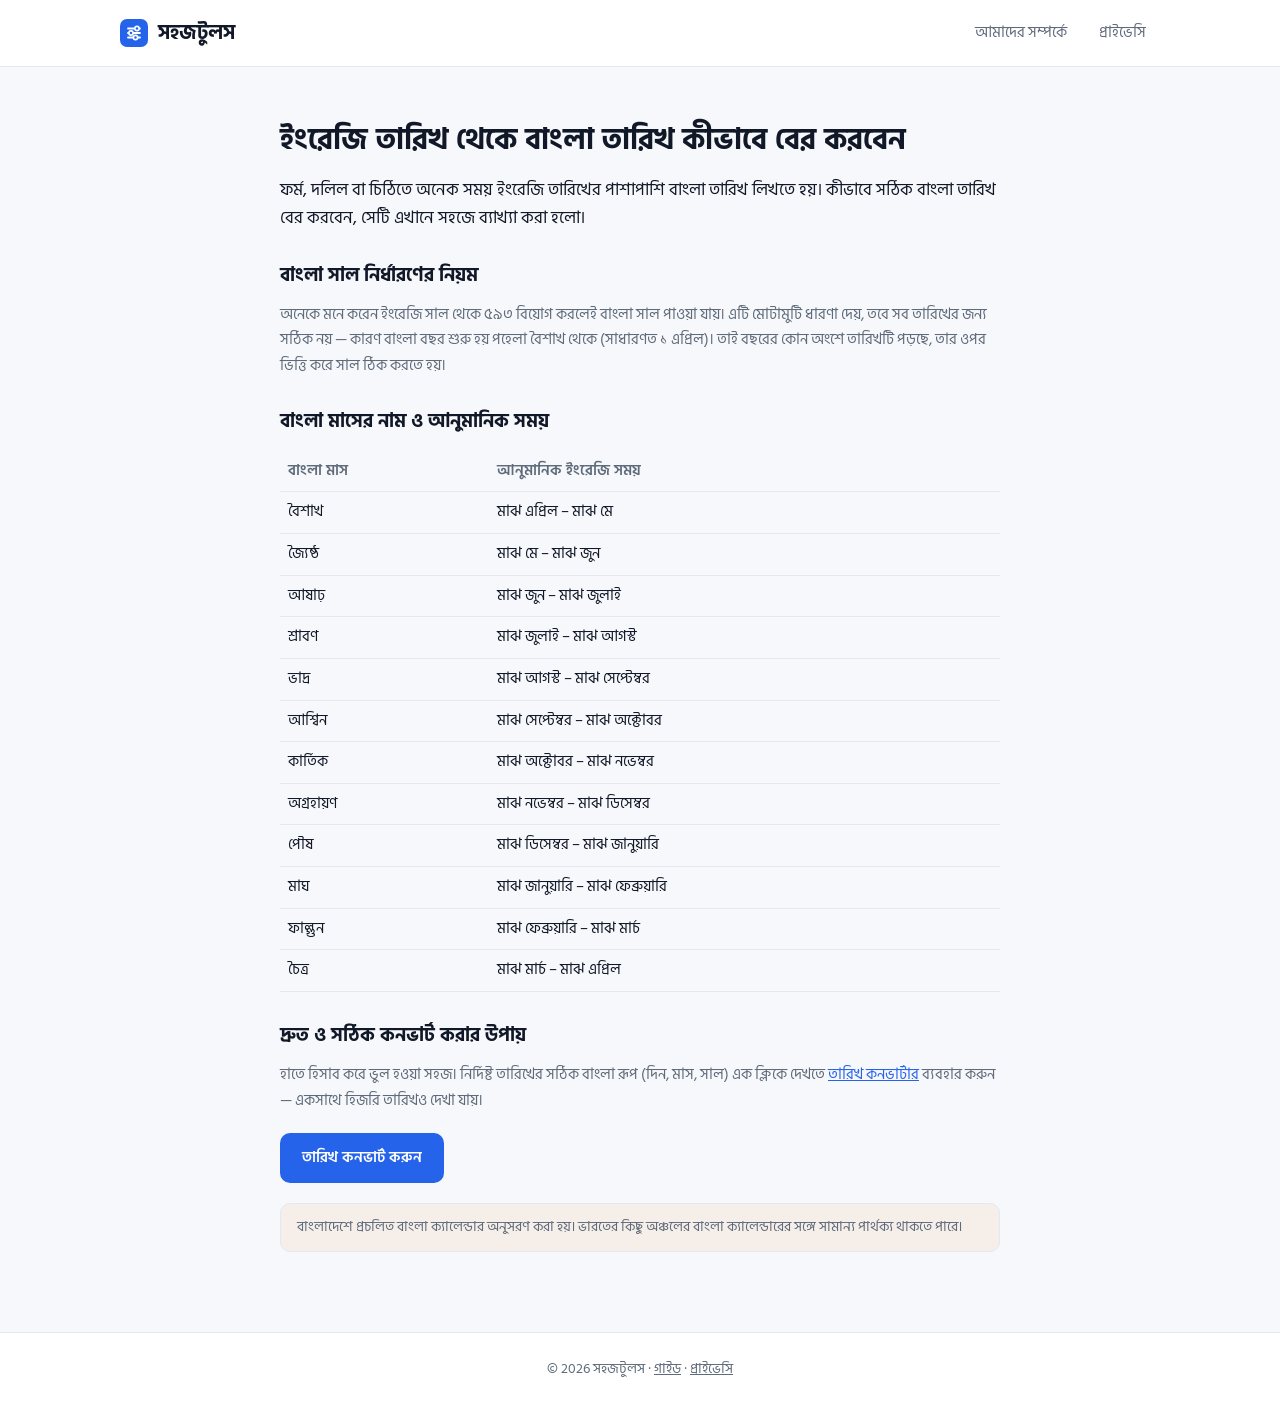
<file: guides/bangla-date-conversion/index.html>
<!DOCTYPE html>
<html lang="bn">
<head>
<meta charset="UTF-8">
<meta name="viewport" content="width=device-width, initial-scale=1">
<title>ইংরেজি তারিখ থেকে বাংলা তারিখ — কীভাবে হিসাব করবেন | সহজটুলস</title>
<meta name="description" content="ইংরেজি তারিখ থেকে বাংলা (বঙ্গাব্দ) তারিখ কীভাবে বের করবেন — বাংলা মাসের নাম, সাল নির্ধারণের নিয়ম ও দ্রুত কনভার্টার।">
<link rel="canonical" href="https://sohojtools.github.io/guides/bangla-date-conversion/">
<link rel="icon" type="image/svg+xml" href="/favicon.svg">
<link rel="preconnect" href="https://fonts.googleapis.com">
<link href="https://fonts.googleapis.com/css2?family=Hind+Siliguri:wght@400;500;600;700&display=swap" rel="stylesheet">
<link rel="stylesheet" href="/css/style.css">
<script type="application/ld+json">
{"@context":"https://schema.org","@type":"Article","headline":"ইংরেজি তারিখ থেকে বাংলা তারিখ — কীভাবে হিসাব করবেন","inLanguage":"bn","datePublished":"2026-08-28","dateModified":"2026-08-28","author":{"@type":"Organization","name":"সহজটুলস"},"publisher":{"@type":"Organization","name":"সহজটুলস"}}
</script>
</head>
<body>
<header class="site-header">
  <div class="nav">
    <a class="logo" href="/">
      <svg width="28" height="28" viewBox="0 0 28 28" fill="none" aria-hidden="true"><rect width="28" height="28" rx="7" fill="#2563eb"/><path d="M8 9.5h12M8 14h12M8 18.5h12" stroke="#fff" stroke-width="1.8" stroke-linecap="round"/><circle cx="17" cy="9.5" r="2.1" fill="#2563eb" stroke="#fff" stroke-width="1.6"/><circle cx="11" cy="14" r="2.1" fill="#2563eb" stroke="#fff" stroke-width="1.6"/><circle cx="15.5" cy="18.5" r="2.1" fill="#2563eb" stroke="#fff" stroke-width="1.6"/></svg>
      <span>সহজটুলস</span>
    </a>
    <nav class="menu" id="menu" aria-label="মূল নেভিগেশন">
      <a href="/about/">আমাদের সম্পর্কে</a>
      <a href="/privacy/">প্রাইভেসি</a>
    </nav>
    <button class="menu-btn" id="menuBtn" aria-expanded="false" aria-controls="menu" aria-label="মেনু খুলুন">
      <svg width="22" height="22" viewBox="0 0 24 24" fill="none" stroke="currentColor" stroke-width="2" stroke-linecap="round" aria-hidden="true"><path d="M4 7h16M4 12h16M4 17h16"/></svg>
    </button>
  </div>
</header>
<main class="page">
<h1>ইংরেজি তারিখ থেকে বাংলা তারিখ কীভাবে বের করবেন</h1>
<p class="lead">ফর্ম, দলিল বা চিঠিতে অনেক সময় ইংরেজি তারিখের পাশাপাশি বাংলা তারিখ লিখতে হয়। কীভাবে সঠিক বাংলা তারিখ বের করবেন, সেটি এখানে সহজে ব্যাখ্যা করা হলো।</p>

<h2>বাংলা সাল নির্ধারণের নিয়ম</h2>
<p>অনেকে মনে করেন ইংরেজি সাল থেকে ৫৯৩ বিয়োগ করলেই বাংলা সাল পাওয়া যায়। এটি মোটামুটি ধারণা দেয়, তবে সব তারিখের জন্য সঠিক নয় — কারণ বাংলা বছর শুরু হয় পহেলা বৈশাখ থেকে (সাধারণত ১ এপ্রিল)। তাই বছরের কোন অংশে তারিখটি পড়ছে, তার ওপর ভিত্তি করে সাল ঠিক করতে হয়।</p>

<h2>বাংলা মাসের নাম ও আনুমানিক সময়</h2>
<table>
<thead><tr><th>বাংলা মাস</th><th>আনুমানিক ইংরেজি সময়</th></tr></thead>
<tbody>
<tr><td>বৈশাখ</td><td>মাঝ এপ্রিল – মাঝ মে</td></tr>
<tr><td>জ্যৈষ্ঠ</td><td>মাঝ মে – মাঝ জুন</td></tr>
<tr><td>আষাঢ়</td><td>মাঝ জুন – মাঝ জুলাই</td></tr>
<tr><td>শ্রাবণ</td><td>মাঝ জুলাই – মাঝ আগস্ট</td></tr>
<tr><td>ভাদ্র</td><td>মাঝ আগস্ট – মাঝ সেপ্টেম্বর</td></tr>
<tr><td>আশ্বিন</td><td>মাঝ সেপ্টেম্বর – মাঝ অক্টোবর</td></tr>
<tr><td>কার্তিক</td><td>মাঝ অক্টোবর – মাঝ নভেম্বর</td></tr>
<tr><td>অগ্রহায়ণ</td><td>মাঝ নভেম্বর – মাঝ ডিসেম্বর</td></tr>
<tr><td>পৌষ</td><td>মাঝ ডিসেম্বর – মাঝ জানুয়ারি</td></tr>
<tr><td>মাঘ</td><td>মাঝ জানুয়ারি – মাঝ ফেব্রুয়ারি</td></tr>
<tr><td>ফাল্গুন</td><td>মাঝ ফেব্রুয়ারি – মাঝ মার্চ</td></tr>
<tr><td>চৈত্র</td><td>মাঝ মার্চ – মাঝ এপ্রিল</td></tr>
</tbody>
</table>

<h2>দ্রুত ও সঠিক কনভার্ট করার উপায়</h2>
<p>হাতে হিসাব করে ভুল হওয়া সহজ। নির্দিষ্ট তারিখের সঠিক বাংলা রূপ (দিন, মাস, সাল) এক ক্লিকে দেখতে <a href="/tools/date-converter/">তারিখ কনভার্টার</a> ব্যবহার করুন — একসাথে হিজরি তারিখও দেখা যায়।</p>
<p class="cta"><a href="/tools/date-converter/">তারিখ কনভার্ট করুন</a></p>

<div class="note-box">বাংলাদেশে প্রচলিত বাংলা ক্যালেন্ডার অনুসরণ করা হয়। ভারতের কিছু অঞ্চলের বাংলা ক্যালেন্ডারের সঙ্গে সামান্য পার্থক্য থাকতে পারে।</div>
</main>
<footer>© 2026 সহজটুলস · <a href="/guides/">গাইড</a> · <a href="/privacy/">প্রাইভেসি</a></footer>
<script src="/js/main.js"></script>
</body>
</html>
</file>
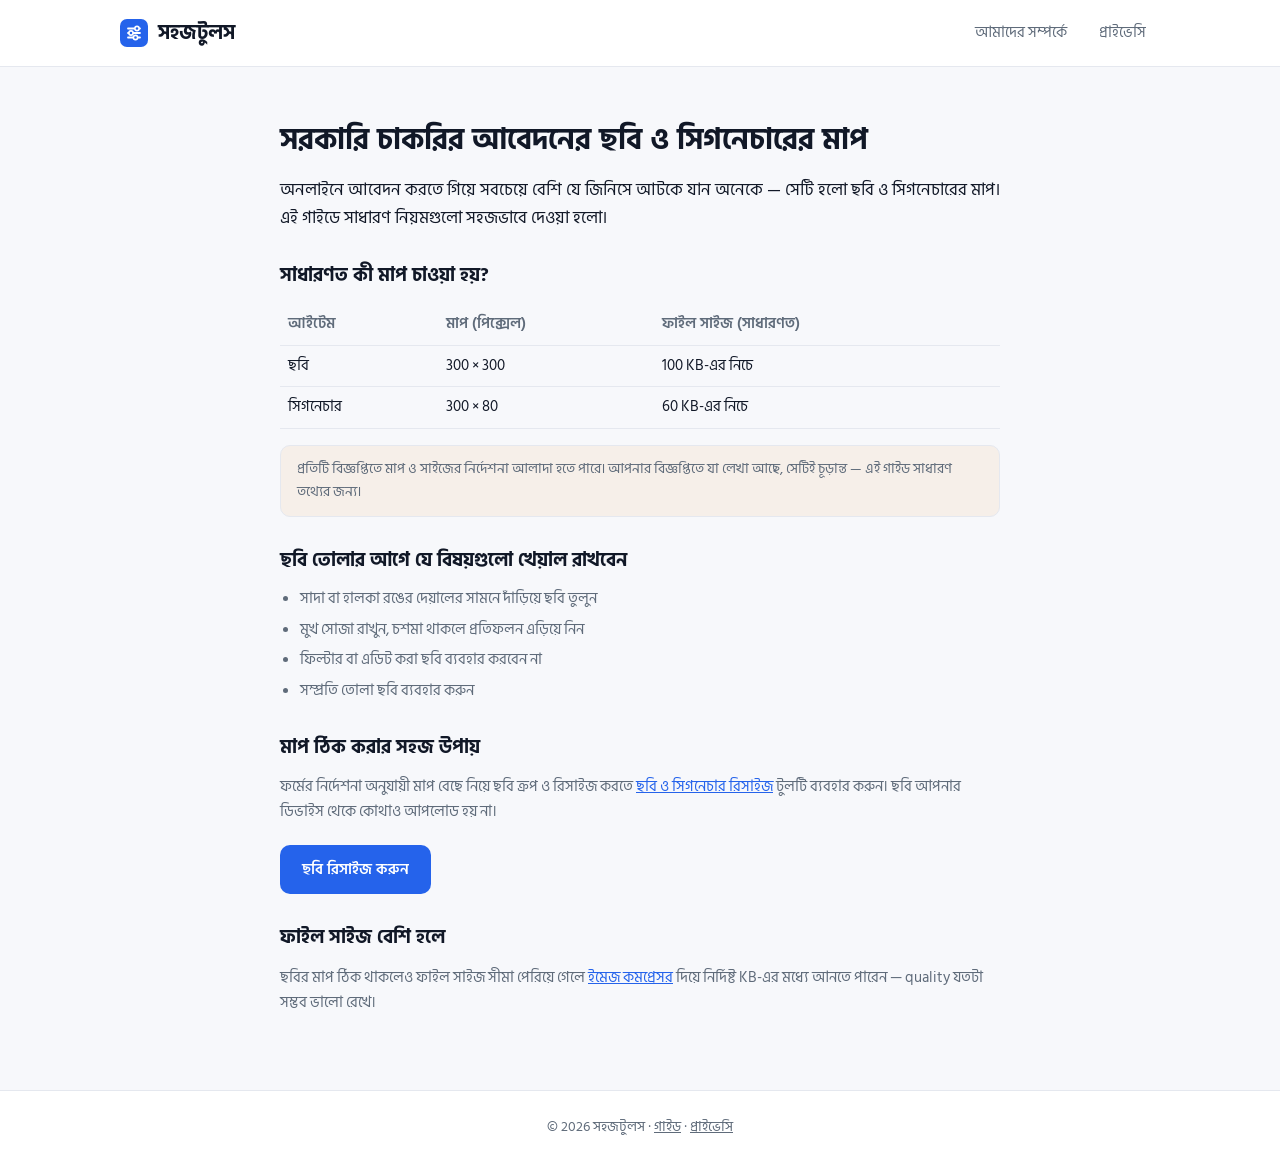
<file: guides/job-application-photo-size/index.html>
<!DOCTYPE html>
<html lang="bn">
<head>
<meta charset="UTF-8">
<meta name="viewport" content="width=device-width, initial-scale=1">
<title>সরকারি চাকরির আবেদনের ছবির মাপ — 300x300 গাইড | সহজটুলস</title>
<meta name="description" content="Teletalk ও সরকারি চাকরির আবেদনে ছবি ও সিগনেচারের সাধারণ মাপ, ফাইল সাইজ সীমা এবং খেয়াল রাখার বিষয়গুলো — সহজ বাংলা গাইড।">
<link rel="canonical" href="https://sohojtools.github.io/guides/job-application-photo-size/">
<link rel="icon" type="image/svg+xml" href="/favicon.svg">
<link rel="preconnect" href="https://fonts.googleapis.com">
<link href="https://fonts.googleapis.com/css2?family=Hind+Siliguri:wght@400;500;600;700&display=swap" rel="stylesheet">
<link rel="stylesheet" href="/css/style.css">
<script type="application/ld+json">
{"@context":"https://schema.org","@type":"Article","headline":"সরকারি চাকরির আবেদনের ছবি ও সিগনেচারের মাপ","inLanguage":"bn","datePublished":"2026-08-28","dateModified":"2026-08-28","author":{"@type":"Organization","name":"সহজটুলস"},"publisher":{"@type":"Organization","name":"সহজটুলস"}}
</script>
</head>
<body>
<header class="site-header">
  <div class="nav">
    <a class="logo" href="/">
      <svg width="28" height="28" viewBox="0 0 28 28" fill="none" aria-hidden="true"><rect width="28" height="28" rx="7" fill="#2563eb"/><path d="M8 9.5h12M8 14h12M8 18.5h12" stroke="#fff" stroke-width="1.8" stroke-linecap="round"/><circle cx="17" cy="9.5" r="2.1" fill="#2563eb" stroke="#fff" stroke-width="1.6"/><circle cx="11" cy="14" r="2.1" fill="#2563eb" stroke="#fff" stroke-width="1.6"/><circle cx="15.5" cy="18.5" r="2.1" fill="#2563eb" stroke="#fff" stroke-width="1.6"/></svg>
      <span>সহজটুলস</span>
    </a>
    <nav class="menu" id="menu" aria-label="মূল নেভিগেশন">
      <a href="/about/">আমাদের সম্পর্কে</a>
      <a href="/privacy/">প্রাইভেসি</a>
    </nav>
    <button class="menu-btn" id="menuBtn" aria-expanded="false" aria-controls="menu" aria-label="মেনু খুলুন">
      <svg width="22" height="22" viewBox="0 0 24 24" fill="none" stroke="currentColor" stroke-width="2" stroke-linecap="round" aria-hidden="true"><path d="M4 7h16M4 12h16M4 17h16"/></svg>
    </button>
  </div>
</header>
<main class="page">
<h1>সরকারি চাকরির আবেদনের ছবি ও সিগনেচারের মাপ</h1>
<p class="lead">অনলাইনে আবেদন করতে গিয়ে সবচেয়ে বেশি যে জিনিসে আটকে যান অনেকে — সেটি হলো ছবি ও সিগনেচারের মাপ। এই গাইডে সাধারণ নিয়মগুলো সহজভাবে দেওয়া হলো।</p>

<h2>সাধারণত কী মাপ চাওয়া হয়?</h2>
<table>
<thead><tr><th>আইটেম</th><th>মাপ (পিক্সেল)</th><th>ফাইল সাইজ (সাধারণত)</th></tr></thead>
<tbody>
<tr><td>ছবি</td><td>300 × 300</td><td>100 KB-এর নিচে</td></tr>
<tr><td>সিগনেচার</td><td>300 × 80</td><td>60 KB-এর নিচে</td></tr>
</tbody>
</table>
<div class="note-box">প্রতিটি বিজ্ঞপ্তিতে মাপ ও সাইজের নির্দেশনা আলাদা হতে পারে। আপনার বিজ্ঞপ্তিতে যা লেখা আছে, সেটিই চূড়ান্ত — এই গাইড সাধারণ তথ্যের জন্য।</div>

<h2>ছবি তোলার আগে যে বিষয়গুলো খেয়াল রাখবেন</h2>
<ul>
<li>সাদা বা হালকা রঙের দেয়ালের সামনে দাঁড়িয়ে ছবি তুলুন</li>
<li>মুখ সোজা রাখুন, চশমা থাকলে প্রতিফলন এড়িয়ে নিন</li>
<li>ফিল্টার বা এডিট করা ছবি ব্যবহার করবেন না</li>
<li>সম্প্রতি তোলা ছবি ব্যবহার করুন</li>
</ul>

<h2>মাপ ঠিক করার সহজ উপায়</h2>
<p>ফর্মের নির্দেশনা অনুযায়ী মাপ বেছে নিয়ে ছবি ক্রপ ও রিসাইজ করতে <a href="/tools/photo-resizer/">ছবি ও সিগনেচার রিসাইজ</a> টুলটি ব্যবহার করুন। ছবি আপনার ডিভাইস থেকে কোথাও আপলোড হয় না।</p>
<p class="cta"><a href="/tools/photo-resizer/">ছবি রিসাইজ করুন</a></p>

<h2>ফাইল সাইজ বেশি হলে</h2>
<p>ছবির মাপ ঠিক থাকলেও ফাইল সাইজ সীমা পেরিয়ে গেলে <a href="/tools/image-compressor/">ইমেজ কমপ্রেসর</a> দিয়ে নির্দিষ্ট KB-এর মধ্যে আনতে পারেন — quality যতটা সম্ভব ভালো রেখে।</p>
</main>
<footer>© 2026 সহজটুলস · <a href="/guides/">গাইড</a> · <a href="/privacy/">প্রাইভেসি</a></footer>
<script src="/js/main.js"></script>
</body>
</html>
</file>
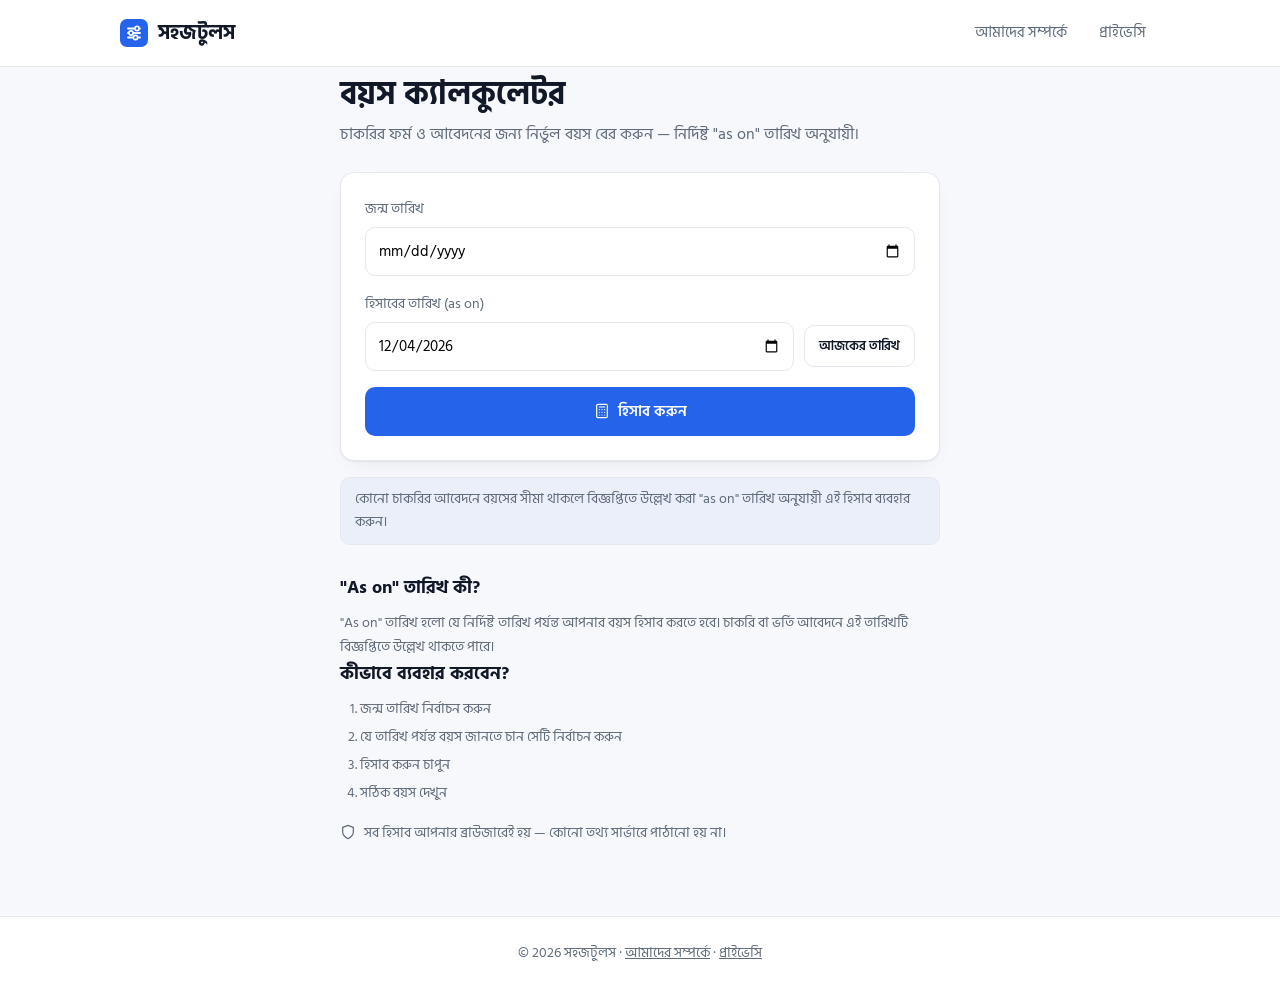
<file: tools/age-calculator/index.html>
<!DOCTYPE html>
<html lang="bn">
<head>
<meta charset="UTF-8">
<meta name="viewport" content="width=device-width, initial-scale=1">
<title>বয়স ক্যালকুলেটর | As On তারিখে বয়স হিসাব | সহজটুলস</title>
<meta name="description" content="চাকরির আবেদন ও ফর্মের জন্য নির্ভুল বয়স হিসাব — বছর, মাস, দিন সহ। নির্দিষ্ট as on তারিখ অনুযায়ী বয়স বের করুন। ফ্রি বাংলা টুল।">
<meta property="og:site_name" content="সহজটুলস">
<meta property="og:title" content="বয়স ক্যালকুলেটর | As On তারিখে বয়স হিসাব">
<meta property="og:type" content="website">
<link rel="canonical" href="https://sohojtools.github.io/tools/age-calculator/">
<link rel="icon" type="image/svg+xml" href="/favicon.svg">
<link rel="preconnect" href="https://fonts.googleapis.com">
<link href="https://fonts.googleapis.com/css2?family=Hind+Siliguri:wght@400;500;600;700&display=swap" rel="stylesheet">
<link rel="stylesheet" href="../../css/style.css">
<link rel="stylesheet" href="css/style.css">
<script type="application/ld+json">
{"@context":"https://schema.org","@type":"WebApplication","name":"বয়স ক্যালকুলেটর","url":"https://sohojtools.github.io/tools/age-calculator/","applicationCategory":"UtilitiesApplication","operatingSystem":"Any","offers":{"@type":"Offer","price":"0","priceCurrency":"BDT"}}
</script>
<script type="application/ld+json">
{"@context": "https://schema.org", "@type": "FAQPage", "mainEntity": [{"@type": "Question", "name": "\"As on\" তারিখ কী?", "acceptedAnswer": {"@type": "Answer", "text": "\"As on\" তারিখ হলো যে নির্দিষ্ট তারিখ পর্যন্ত বয়স হিসাব করা হবে। চাকরির বিজ্ঞপ্তিতে বয়সসীমা সাধারণত এই তারিখের ভিত্তিতে নির্ধারণ করা হয়।"}}, {"@type": "Question", "name": "অতীত বা ভবিষ্যতের তারিখে বয়স হিসাব করা যাবে?", "acceptedAnswer": {"@type": "Answer", "text": "হ্যাঁ। হিসাবের তারিখ হিসেবে অতীত বা ভবিষ্যত — যেকোনো তারিখ দেওয়া যায়, ফলাফল সেই তারিখ অনুযায়ী সঠিকভাবে দেখানো হয়।"}}]}
</script>
</head>
<body>
<header class="site-header">
  <div class="nav">
    <a class="logo" href="/">
      <svg width="28" height="28" viewBox="0 0 28 28" fill="none" aria-hidden="true"><rect width="28" height="28" rx="7" fill="#2563eb"/><path d="M8 9.5h12M8 14h12M8 18.5h12" stroke="#fff" stroke-width="1.8" stroke-linecap="round"/><circle cx="17" cy="9.5" r="2.1" fill="#2563eb" stroke="#fff" stroke-width="1.6"/><circle cx="11" cy="14" r="2.1" fill="#2563eb" stroke="#fff" stroke-width="1.6"/><circle cx="15.5" cy="18.5" r="2.1" fill="#2563eb" stroke="#fff" stroke-width="1.6"/></svg>
      <span>সহজটুলস</span>
    </a>
    <nav class="menu" id="menu" aria-label="মূল নেভিগেশন">
      <a href="/about/">আমাদের সম্পর্কে</a>
      <a href="/privacy/">প্রাইভেসি</a>
    </nav>
    <button class="menu-btn" id="menuBtn" aria-expanded="false" aria-controls="menu" aria-label="মেনু খুলুন">
      <svg width="22" height="22" viewBox="0 0 24 24" fill="none" stroke="currentColor" stroke-width="2" stroke-linecap="round" aria-hidden="true"><path d="M4 7h16M4 12h16M4 17h16"/></svg>
    </button>
  </div>
</header>

<main class="tool">
<h1>বয়স ক্যালকুলেটর</h1>
<p class="sub">চাকরির ফর্ম ও আবেদনের জন্য নির্ভুল বয়স বের করুন — নির্দিষ্ট "as on" তারিখ অনুযায়ী।</p>

<div class="calc">
  <div class="field">
    <label for="dob">জন্ম তারিখ</label>
    <input type="date" id="dob" aria-describedby="dobErr">
    <p class="f-err" id="dobErr" hidden></p>
  </div>
  <div class="field">
    <label for="asOn">হিসাবের তারিখ (as on)</label>
    <div class="asrow">
      <input type="date" id="asOn" aria-describedby="asOnErr">
      <button class="btn small ghost" id="todayBtn" type="button">আজকের তারিখ</button>
    </div>
    <p class="f-err" id="asOnErr" hidden></p>
  </div>
  <button class="btn" id="calcBtn" type="button">
    <svg width="16" height="16" viewBox="0 0 24 24" fill="none" stroke="currentColor" stroke-width="1.8" stroke-linecap="round" stroke-linejoin="round" aria-hidden="true"><rect x="4" y="2" width="16" height="20" rx="2"/><path d="M8 6h8"/><path d="M8 10h.01M12 10h.01M16 10h.01M8 14h.01M12 14h.01M16 14h.01M8 18h.01M12 18h.01M16 18h.01"/></svg>
    হিসাব করুন
  </button>
</div>

<div class="result" id="result" hidden>
  <p class="asof-line" id="asOnLine"></p>
  <div class="age-big" id="ageBig"></div>
  <div class="stats">
    <div class="stat"><b id="stY">—</b><span>বছর</span></div>
    <div class="stat"><b id="stM">—</b><span>মাস</span></div>
    <div class="stat"><b id="stD">—</b><span>দিন</span></div>
  </div>
  <div class="btn-row">
    <button class="btn ghost" id="copyBtn" type="button">
      <svg width="16" height="16" viewBox="0 0 24 24" fill="none" stroke="currentColor" stroke-width="1.8" stroke-linecap="round" stroke-linejoin="round" aria-hidden="true"><rect x="9" y="9" width="13" height="13" rx="2"/><path d="M5 15H4a2 2 0 0 1-2-2V4a2 2 0 0 1 2-2h9a2 2 0 0 1 2 2v1"/></svg>
      ফলাফল কপি করুন
    </button>
    <button class="btn ghost" id="resetBtn" type="button">
      <svg width="16" height="16" viewBox="0 0 24 24" fill="none" stroke="currentColor" stroke-width="1.8" stroke-linecap="round" stroke-linejoin="round" aria-hidden="true"><path d="M3 12a9 9 0 1 0 9-9 9.75 9.75 0 0 0-6.74 2.74L3 8"/><path d="M3 3v5h5"/></svg>
      রিসেট করুন
    </button>
  </div>
  <p class="feedback" id="feedback"></p>

  <button class="adv-toggle" id="moreBtn" aria-expanded="false" aria-controls="morePanel">
    <svg width="16" height="16" viewBox="0 0 24 24" fill="none" stroke="currentColor" stroke-width="2" stroke-linecap="round" stroke-linejoin="round" aria-hidden="true"><path d="M6 9l6 6 6-6"/></svg>
    আরও তথ্য
  </button>
  <div class="adv-panel" id="morePanel" hidden>
    <div class="more-grid">
      <div class="stat"><b id="stMonths">—</b><span>মোট মাস</span></div>
      <div class="stat"><b id="stWeeks">—</b><span>মোট সপ্তাহ</span></div>
      <div class="stat"><b id="stDays">—</b><span>মোট দিন</span></div>
      <div class="stat"><b id="stBday">—</b><span>পরবর্তী জন্মদিন</span></div>
    </div>
  </div>
</div>

<p class="helper">কোনো চাকরির আবেদনে বয়সের সীমা থাকলে বিজ্ঞপ্তিতে উল্লেখ করা "as on" তারিখ অনুযায়ী এই হিসাব ব্যবহার করুন।</p>

<section class="guide">
  <h2>"As on" তারিখ কী?</h2>
  <p>"As on" তারিখ হলো যে নির্দিষ্ট তারিখ পর্যন্ত আপনার বয়স হিসাব করতে হবে। চাকরি বা ভর্তি আবেদনে এই তারিখটি বিজ্ঞপ্তিতে উল্লেখ থাকতে পারে।</p>
  <h2>কীভাবে ব্যবহার করবেন?</h2>
  <ol>
    <li>জন্ম তারিখ নির্বাচন করুন</li>
    <li>যে তারিখ পর্যন্ত বয়স জানতে চান সেটি নির্বাচন করুন</li>
    <li>হিসাব করুন চাপুন</li>
    <li>সঠিক বয়স দেখুন</li>
  </ol>
  <p class="privacy"><svg width="16" height="16" viewBox="0 0 24 24" fill="none" stroke="currentColor" stroke-width="1.8" stroke-linecap="round" stroke-linejoin="round" aria-hidden="true"><path d="M12 22s8-4 8-10V5l-8-3-8 3v7c0 6 8 10 8 10z"/></svg> সব হিসাব আপনার ব্রাউজারেই হয় — কোনো তথ্য সার্ভারে পাঠানো হয় না।</p>
</section>
</main>

<footer>© 2026 সহজটুলস · <a href="/about/">আমাদের সম্পর্কে</a> · <a href="/privacy/">প্রাইভেসি</a></footer>
<script src="/js/main.js"></script>
<script src="js/app.js"></script>
</body>
</html>
</file>
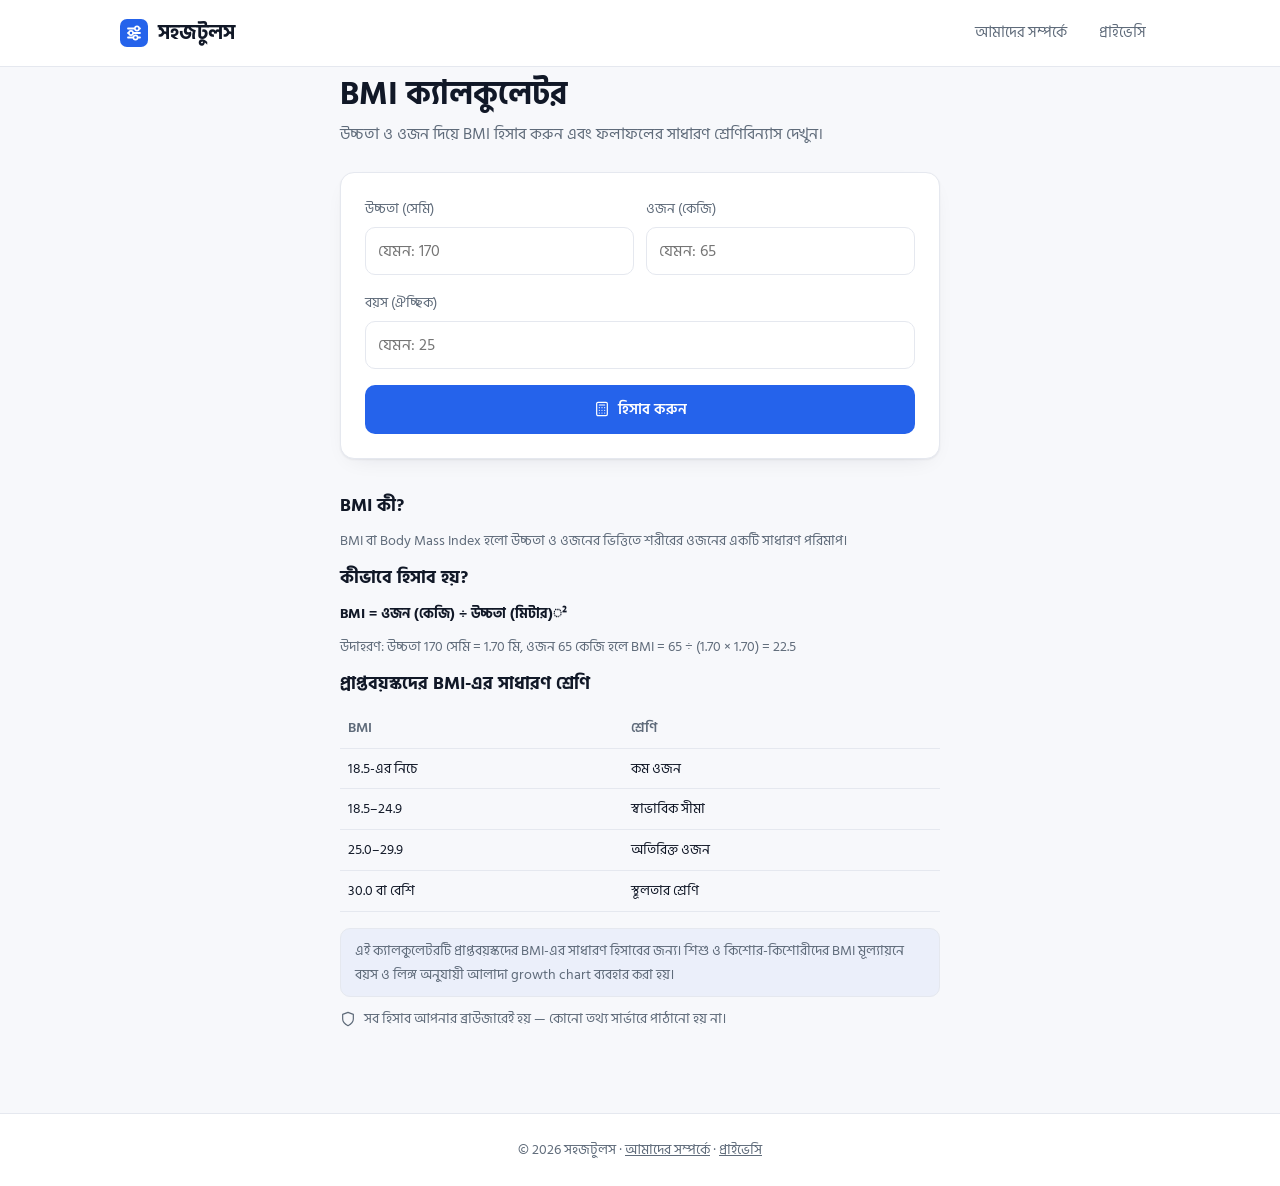
<file: tools/bmi-calculator/index.html>
<!DOCTYPE html>
<html lang="bn">
<head>
<meta charset="UTF-8">
<meta name="viewport" content="width=device-width, initial-scale=1">
<title>BMI ক্যালকুলেটর | উচ্চতা ও ওজন দিয়ে BMI হিসাব | সহজটুলস</title>
<meta name="description" content="উচ্চতা ও ওজন দিয়ে BMI হিসাব করুন এবং প্রাপ্তবয়স্কদের BMI-এর সাধারণ শ্রেণিবিন্যাস দেখুন। দ্রুত, সহজ ও ব্রাউজারেই হিসাব করুন।">
<meta property="og:site_name" content="সহজটুলস">
<meta property="og:title" content="BMI ক্যালকুলেটর | উচ্চতা ও ওজন দিয়ে BMI হিসাব">
<meta property="og:type" content="website">
<link rel="canonical" href="https://sohojtools.github.io/tools/bmi-calculator/">
<link rel="icon" type="image/svg+xml" href="/favicon.svg">
<link rel="preconnect" href="https://fonts.googleapis.com">
<link href="https://fonts.googleapis.com/css2?family=Hind+Siliguri:wght@400;500;600;700&display=swap" rel="stylesheet">
<link rel="stylesheet" href="../../css/style.css">
<link rel="stylesheet" href="css/style.css">
<script type="application/ld+json">
{"@context":"https://schema.org","@type":"WebApplication","name":"BMI ক্যালকুলেটর","url":"https://sohojtools.github.io/tools/bmi-calculator/","applicationCategory":"HealthApplication","operatingSystem":"Any","offers":{"@type":"Offer","price":"0","priceCurrency":"BDT"}}
</script>
</head>
<body>
<header class="site-header">
  <div class="nav">
    <a class="logo" href="/">
      <svg width="28" height="28" viewBox="0 0 28 28" fill="none" aria-hidden="true"><rect width="28" height="28" rx="7" fill="#2563eb"/><path d="M8 9.5h12M8 14h12M8 18.5h12" stroke="#fff" stroke-width="1.8" stroke-linecap="round"/><circle cx="17" cy="9.5" r="2.1" fill="#2563eb" stroke="#fff" stroke-width="1.6"/><circle cx="11" cy="14" r="2.1" fill="#2563eb" stroke="#fff" stroke-width="1.6"/><circle cx="15.5" cy="18.5" r="2.1" fill="#2563eb" stroke="#fff" stroke-width="1.6"/></svg>
      <span>সহজটুলস</span>
    </a>
    <nav class="menu" id="menu" aria-label="মূল নেভিগেশন">
      <a href="/about/">আমাদের সম্পর্কে</a>
      <a href="/privacy/">প্রাইভেসি</a>
    </nav>
    <button class="menu-btn" id="menuBtn" aria-expanded="false" aria-controls="menu" aria-label="মেনু খুলুন">
      <svg width="22" height="22" viewBox="0 0 24 24" fill="none" stroke="currentColor" stroke-width="2" stroke-linecap="round" aria-hidden="true"><path d="M4 7h16M4 12h16M4 17h16"/></svg>
    </button>
  </div>
</header>

<main class="tool">
<h1>BMI ক্যালকুলেটর</h1>
<p class="sub">উচ্চতা ও ওজন দিয়ে BMI হিসাব করুন এবং ফলাফলের সাধারণ শ্রেণিবিন্যাস দেখুন।</p>

<div class="calc">
  <div class="row2">
    <div class="field">
      <label for="height">উচ্চতা (সেমি)</label>
      <input type="text" id="height" inputmode="decimal" placeholder="যেমন: 170" autocomplete="off">
      <p class="f-err" id="hErr" hidden></p>
    </div>
    <div class="field">
      <label for="weight">ওজন (কেজি)</label>
      <input type="text" id="weight" inputmode="decimal" placeholder="যেমন: 65" autocomplete="off">
      <p class="f-err" id="wErr" hidden></p>
    </div>
  </div>
  <div class="field">
    <label for="age">বয়স (ঐচ্ছিক)</label>
    <input type="text" id="age" inputmode="numeric" placeholder="যেমন: 25" autocomplete="off">
    <p class="f-err" id="aErr" hidden></p>
  </div>
  <button class="btn" id="calcBtn" type="button">
    <svg width="16" height="16" viewBox="0 0 24 24" fill="none" stroke="currentColor" stroke-width="1.8" stroke-linecap="round" stroke-linejoin="round" aria-hidden="true"><rect x="4" y="2" width="16" height="20" rx="2"/><path d="M8 6h8"/><path d="M8 10h.01M12 10h.01M16 10h.01M8 14h.01M12 14h.01M16 14h.01M8 18h.01M12 18h.01M16 18h.01"/></svg>
    হিসাব করুন
  </button>
</div>

<div class="result" id="result" hidden aria-live="polite">
  <h2>আপনার BMI</h2>
  <div class="bmi-big" id="bmiVal">—</div>
  <div class="cat" id="cat" hidden><span class="dot" id="catDot"></span><span id="catText"></span></div>
  <p class="minor-note" id="minorNote" hidden>এই বয়সে adult BMI categories প্রযোজ্য নয়। সঠিক মূল্যায়নের জন্য শিশু ও কিশোর-কিশোরীদের বয়স ও লিঙ্গ অনুযায়ী BMI percentile/growth chart ব্যবহার করা হয়।</p>
  <div class="breakdown">
    <p>উচ্চতা: <b id="bdH">—</b></p>
    <p>ওজন: <b id="bdW">—</b></p>
  </div>
  <p class="range-note" id="rangeNote" hidden></p>
  <p class="disclaimer">BMI একটি সাধারণ screening measure — এটি শরীরের গঠন, পেশীর পরিমাণ বা সামগ্রিক স্বাস্থ্য সম্পর্কে সম্পূর্ণ তথ্য দেয় না। এই ফলাফল চিকিৎসা-পরামর্শ বা রোগ নির্ণয় নয়। স্বাস্থ্য নিয়ে উদ্বেগ থাকলে একজন যোগ্য স্বাস্থ্যপেশাদারের সঙ্গে কথা বলুন।</p>
  <div class="btn-row">
    <button class="btn ghost" id="copyBtn" type="button">
      <svg width="16" height="16" viewBox="0 0 24 24" fill="none" stroke="currentColor" stroke-width="1.8" stroke-linecap="round" stroke-linejoin="round" aria-hidden="true"><rect x="9" y="9" width="13" height="13" rx="2"/><path d="M5 15H4a2 2 0 0 1-2-2V4a2 2 0 0 1 2-2h9a2 2 0 0 1 2 2v1"/></svg>
      ফলাফল কপি করুন
    </button>
    <button class="btn ghost" id="resetBtn" type="button">
      <svg width="16" height="16" viewBox="0 0 24 24" fill="none" stroke="currentColor" stroke-width="1.8" stroke-linecap="round" stroke-linejoin="round" aria-hidden="true"><path d="M3 12a9 9 0 1 0 9-9 9.75 9.75 0 0 0-6.74 2.74L3 8"/><path d="M3 3v5h5"/></svg>
      রিসেট করুন
    </button>
  </div>
  <p class="feedback" id="feedback"></p>
</div>

<section class="guide">
  <h2>BMI কী?</h2>
  <p>BMI বা Body Mass Index হলো উচ্চতা ও ওজনের ভিত্তিতে শরীরের ওজনের একটি সাধারণ পরিমাপ।</p>
  <h2>কীভাবে হিসাব হয়?</h2>
  <p><b>BMI = ওজন (কেজি) ÷ উচ্চতা (মিটার)²</b></p>
  <p>উদাহরণ: উচ্চতা 170 সেমি = 1.70 মি, ওজন 65 কেজি হলে BMI = 65 ÷ (1.70 × 1.70) = 22.5</p>
  <h2>প্রাপ্তবয়স্কদের BMI-এর সাধারণ শ্রেণি</h2>
  <table class="ref-table">
    <thead><tr><th>BMI</th><th>শ্রেণি</th></tr></thead>
    <tbody>
      <tr><td>18.5-এর নিচে</td><td>কম ওজন</td></tr>
      <tr><td>18.5–24.9</td><td>স্বাভাবিক সীমা</td></tr>
      <tr><td>25.0–29.9</td><td>অতিরিক্ত ওজন</td></tr>
      <tr><td>30.0 বা বেশি</td><td>স্থূলতার শ্রেণি</td></tr>
    </tbody>
  </table>
  <p class="info-box">এই ক্যালকুলেটরটি প্রাপ্তবয়স্কদের BMI-এর সাধারণ হিসাবের জন্য। শিশু ও কিশোর-কিশোরীদের BMI মূল্যায়নে বয়স ও লিঙ্গ অনুযায়ী আলাদা growth chart ব্যবহার করা হয়।</p>
  <p class="privacy"><svg width="16" height="16" viewBox="0 0 24 24" fill="none" stroke="currentColor" stroke-width="1.8" stroke-linecap="round" stroke-linejoin="round" aria-hidden="true"><path d="M12 22s8-4 8-10V5l-8-3-8 3v7c0 6 8 10 8 10z"/></svg> সব হিসাব আপনার ব্রাউজারেই হয় — কোনো তথ্য সার্ভারে পাঠানো হয় না।</p>
</section>
</main>

<footer>© 2026 সহজটুলস · <a href="/about/">আমাদের সম্পর্কে</a> · <a href="/privacy/">প্রাইভেসি</a></footer>
<script src="/js/main.js"></script>
<script src="js/bmi.js"></script>
<script src="js/app.js"></script>
</body>
</html>
</file>
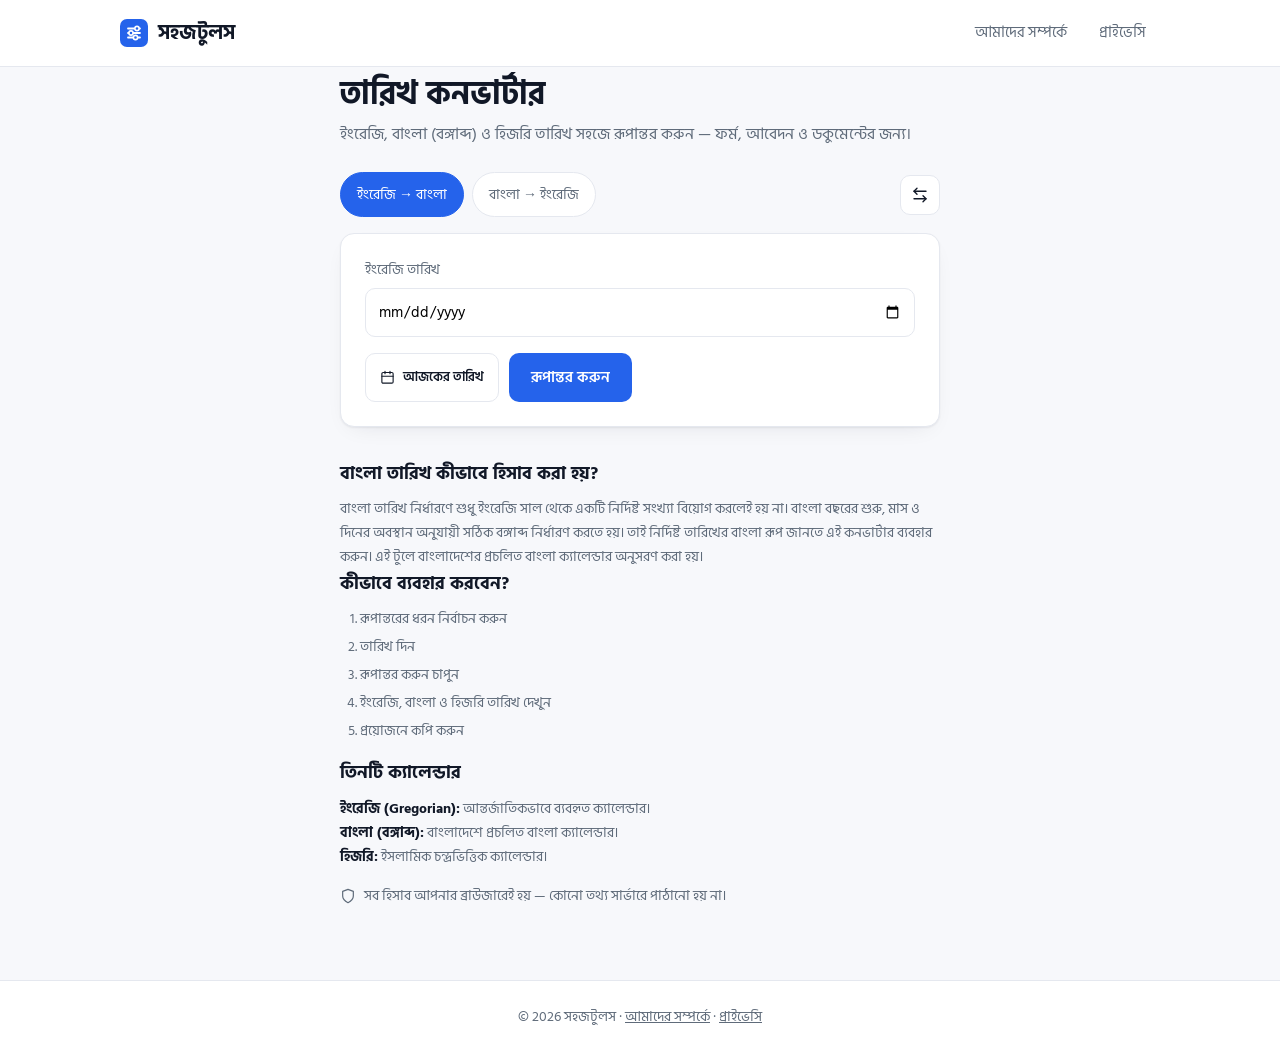
<file: tools/date-converter/index.html>
<!DOCTYPE html>
<html lang="bn">
<head>
<meta charset="UTF-8">
<meta name="viewport" content="width=device-width, initial-scale=1">
<title>তারিখ কনভার্টার | ইংরেজি বাংলা হিজরি তারিখ | সহজটুলস</title>
<meta name="description" content="ইংরেজি, বাংলা (বঙ্গাব্দ) ও হিজরি তারিখ সহজে রূপান্তর করুন। ফর্ম, আবেদন ও ডকুমেন্টের জন্য নির্দিষ্ট তারিখের বাংলা রূপ দেখুন।">
<meta property="og:site_name" content="সহজটুলস">
<meta property="og:title" content="তারিখ কনভার্টার | ইংরেজি বাংলা হিজরি তারিখ">
<meta property="og:type" content="website">
<link rel="canonical" href="https://sohojtools.github.io/tools/date-converter/">
<link rel="icon" type="image/svg+xml" href="/favicon.svg">
<link rel="preconnect" href="https://fonts.googleapis.com">
<link href="https://fonts.googleapis.com/css2?family=Hind+Siliguri:wght@400;500;600;700&display=swap" rel="stylesheet">
<link rel="stylesheet" href="../../css/style.css">
<link rel="stylesheet" href="css/style.css">
<script type="application/ld+json">
{"@context":"https://schema.org","@type":"WebApplication","name":"তারিখ কনভার্টার","url":"https://sohojtools.github.io/tools/date-converter/","applicationCategory":"UtilitiesApplication","operatingSystem":"Any","offers":{"@type":"Offer","price":"0","priceCurrency":"BDT"}}
</script>
</head>
<body>
<header class="site-header">
  <div class="nav">
    <a class="logo" href="/">
      <svg width="28" height="28" viewBox="0 0 28 28" fill="none" aria-hidden="true"><rect width="28" height="28" rx="7" fill="#2563eb"/><path d="M8 9.5h12M8 14h12M8 18.5h12" stroke="#fff" stroke-width="1.8" stroke-linecap="round"/><circle cx="17" cy="9.5" r="2.1" fill="#2563eb" stroke="#fff" stroke-width="1.6"/><circle cx="11" cy="14" r="2.1" fill="#2563eb" stroke="#fff" stroke-width="1.6"/><circle cx="15.5" cy="18.5" r="2.1" fill="#2563eb" stroke="#fff" stroke-width="1.6"/></svg>
      <span>সহজটুলস</span>
    </a>
    <nav class="menu" id="menu" aria-label="মূল নেভিগেশন">
      <a href="/about/">আমাদের সম্পর্কে</a>
      <a href="/privacy/">প্রাইভেসি</a>
    </nav>
    <button class="menu-btn" id="menuBtn" aria-expanded="false" aria-controls="menu" aria-label="মেনু খুলুন">
      <svg width="22" height="22" viewBox="0 0 24 24" fill="none" stroke="currentColor" stroke-width="2" stroke-linecap="round" aria-hidden="true"><path d="M4 7h16M4 12h16M4 17h16"/></svg>
    </button>
  </div>
</header>

<main class="tool">
<h1>তারিখ কনভার্টার</h1>
<p class="sub">ইংরেজি, বাংলা (বঙ্গাব্দ) ও হিজরি তারিখ সহজে রূপান্তর করুন — ফর্ম, আবেদন ও ডকুমেন্টের জন্য।</p>

<div class="tabs-row">
  <div class="tabs" role="tablist" aria-label="রূপান্তরের ধরন">
    <button class="tab active" id="tabEn" role="tab" aria-selected="true" type="button">ইংরেজি → বাংলা</button>
    <button class="tab" id="tabBn" role="tab" aria-selected="false" type="button">বাংলা → ইংরেজি</button>
  </div>
  <button class="tool-btn" id="swapBtn" type="button" aria-label="দিক পরিবর্তন করুন" title="দিক পরিবর্তন করুন">
    <svg width="18" height="18" viewBox="0 0 24 24" fill="none" stroke="currentColor" stroke-width="1.8" stroke-linecap="round" stroke-linejoin="round" aria-hidden="true"><path d="M8 3L4 7l4 4"/><path d="M4 7h16"/><path d="M16 21l4-4-4-4"/><path d="M20 17H4"/></svg>
  </button>
</div>

<div class="calc" id="panelEn">
  <div class="field">
    <label for="enDate">ইংরেজি তারিখ</label>
    <input type="date" id="enDate" min="1900-01-01" max="2099-12-31">
    <p class="f-err" id="enErr" hidden></p>
  </div>
  <div class="btn-row">
    <button class="btn ghost small" id="todayBtn" type="button">
      <svg width="15" height="15" viewBox="0 0 24 24" fill="none" stroke="currentColor" stroke-width="1.8" stroke-linecap="round" stroke-linejoin="round" aria-hidden="true"><rect x="3" y="4" width="18" height="17" rx="2"/><path d="M16 2v4M8 2v4M3 10h18"/></svg>
      আজকের তারিখ
    </button>
    <button class="btn" id="enBtn" type="button">রূপান্তর করুন</button>
  </div>
</div>

<div class="calc" id="panelBn" hidden>
  <div class="row3">
    <div class="field"><label for="bnDay">দিন</label><select id="bnDay"></select></div>
    <div class="field"><label for="bnMonth">মাস</label><select id="bnMonth"></select></div>
    <div class="field"><label for="bnYear">সাল</label><input type="number" id="bnYear" value="1433" min="1300" max="1500"></div>
  </div>
  <p class="f-err" id="bnErr" hidden></p>
  <div class="btn-row">
    <button class="btn ghost small" id="todayBnBtn" type="button">আজকের তারিখ</button>
    <button class="btn" id="bnBtn" type="button">রূপান্তর করুন</button>
  </div>
</div>

<div class="result" id="result" hidden>
  <h2>রূপান্তরের ফলাফল</h2>
  <div class="r-row"><span class="r-label">ইংরেজি</span><span class="r-value" id="resEn">—</span></div>
  <div class="r-row"><span class="r-label">বাংলা</span><span class="r-value" id="resBn">—</span></div>
  <div class="r-row"><span class="r-label">হিজরি</span><span class="r-value" id="resHijri">—</span></div>
  <p class="disclaimer">হিজরি তারিখ চাঁদ দেখার স্থানীয় সিদ্ধান্তের কারণে কিছু ক্ষেত্রে একদিন ভিন্ন হতে পারে।</p>
  <div class="btn-row">
    <button class="btn" id="copyBtn" type="button">
      <svg width="16" height="16" viewBox="0 0 24 24" fill="none" stroke="currentColor" stroke-width="1.8" stroke-linecap="round" stroke-linejoin="round" aria-hidden="true"><rect x="9" y="9" width="13" height="13" rx="2"/><path d="M5 15H4a2 2 0 0 1-2-2V4a2 2 0 0 1 2-2h9a2 2 0 0 1 2 2v1"/></svg>
      কপি করুন
    </button>
    <button class="btn ghost" id="copyAllBtn" type="button">সব তারিখ কপি করুন</button>
    <button class="btn ghost" id="resetBtn" type="button">রিসেট করুন</button>
  </div>
  <p class="feedback" id="feedback"></p>
  <label class="switch"><input type="checkbox" id="bnDigits" checked> তারিখের সংখ্যা বাংলায় দেখান</label>
</div>

<section class="guide">
  <h2>বাংলা তারিখ কীভাবে হিসাব করা হয়?</h2>
  <p>বাংলা তারিখ নির্ধারণে শুধু ইংরেজি সাল থেকে একটি নির্দিষ্ট সংখ্যা বিয়োগ করলেই হয় না। বাংলা বছরের শুরু, মাস ও দিনের অবস্থান অনুযায়ী সঠিক বঙ্গাব্দ নির্ধারণ করতে হয়। তাই নির্দিষ্ট তারিখের বাংলা রূপ জানতে এই কনভার্টার ব্যবহার করুন। এই টুলে বাংলাদেশের প্রচলিত বাংলা ক্যালেন্ডার অনুসরণ করা হয়।</p>
  <h2>কীভাবে ব্যবহার করবেন?</h2>
  <ol>
    <li>রূপান্তরের ধরন নির্বাচন করুন</li>
    <li>তারিখ দিন</li>
    <li>রূপান্তর করুন চাপুন</li>
    <li>ইংরেজি, বাংলা ও হিজরি তারিখ দেখুন</li>
    <li>প্রয়োজনে কপি করুন</li>
  </ol>
  <h2>তিনটি ক্যালেন্ডার</h2>
  <p><b>ইংরেজি (Gregorian):</b> আন্তর্জাতিকভাবে ব্যবহৃত ক্যালেন্ডার।</p>
  <p><b>বাংলা (বঙ্গাব্দ):</b> বাংলাদেশে প্রচলিত বাংলা ক্যালেন্ডার।</p>
  <p><b>হিজরি:</b> ইসলামিক চন্দ্রভিত্তিক ক্যালেন্ডার।</p>
  <p class="privacy"><svg width="16" height="16" viewBox="0 0 24 24" fill="none" stroke="currentColor" stroke-width="1.8" stroke-linecap="round" stroke-linejoin="round" aria-hidden="true"><path d="M12 22s8-4 8-10V5l-8-3-8 3v7c0 6 8 10 8 10z"/></svg> সব হিসাব আপনার ব্রাউজারেই হয় — কোনো তথ্য সার্ভারে পাঠানো হয় না।</p>
</section>
</main>

<footer>© 2026 সহজটুলস · <a href="/about/">আমাদের সম্পর্কে</a> · <a href="/privacy/">প্রাইভেসি</a></footer>
<script src="/js/main.js"></script>
<script src="js/date-convert.js"></script>
<script src="js/app.js"></script>
</body>
</html>
</file>
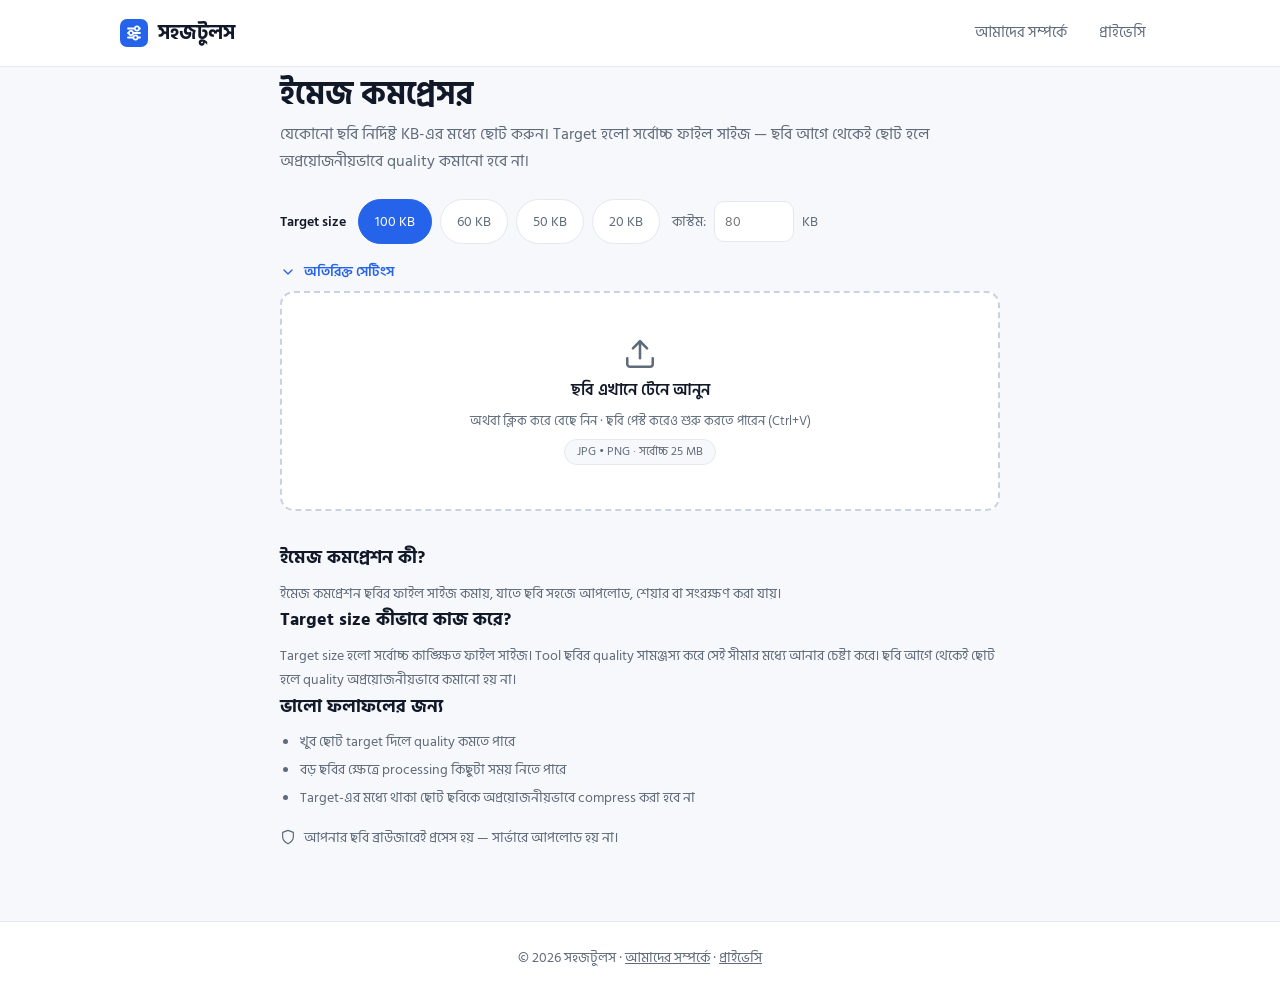
<file: tools/image-compressor/index.html>
<!DOCTYPE html>
<html lang="bn">
<head>
<meta charset="UTF-8">
<meta name="viewport" content="width=device-width, initial-scale=1">
<title>ইমেজ কমপ্রেসর | ছবি KB কমানোর টুল | সহজটুলস</title>
<meta name="description" content="যেকোনো ছবি নির্দিষ্ট KB-এর মধ্যে ছোট করুন — 100KB, 60KB, 50KB, 20KB বা কাস্টম target। Quality যতটা সম্ভব ভালো রেখে কমপ্রেস। ফ্রি বাংলা টুল।">
<meta property="og:site_name" content="সহজটুলস">
<meta property="og:title" content="ইমেজ কমপ্রেসর | ছবি KB কমানোর টুল">
<meta property="og:type" content="website">
<link rel="canonical" href="https://sohojtools.github.io/tools/image-compressor/">
<link rel="icon" type="image/svg+xml" href="/favicon.svg">
<link rel="preconnect" href="https://fonts.googleapis.com">
<link href="https://fonts.googleapis.com/css2?family=Hind+Siliguri:wght@400;500;600;700&display=swap" rel="stylesheet">
<link rel="stylesheet" href="../../css/style.css">
<link rel="stylesheet" href="css/style.css">
<script type="application/ld+json">
{"@context":"https://schema.org","@type":"WebApplication","name":"ইমেজ কমপ্রেসর","url":"https://sohojtools.github.io/tools/image-compressor/","applicationCategory":"UtilitiesApplication","operatingSystem":"Any","offers":{"@type":"Offer","price":"0","priceCurrency":"BDT"}}
</script>
</head>
<body>
<header class="site-header">
  <div class="nav">
    <a class="logo" href="/">
      <svg width="28" height="28" viewBox="0 0 28 28" fill="none" aria-hidden="true"><rect width="28" height="28" rx="7" fill="#2563eb"/><path d="M8 9.5h12M8 14h12M8 18.5h12" stroke="#fff" stroke-width="1.8" stroke-linecap="round"/><circle cx="17" cy="9.5" r="2.1" fill="#2563eb" stroke="#fff" stroke-width="1.6"/><circle cx="11" cy="14" r="2.1" fill="#2563eb" stroke="#fff" stroke-width="1.6"/><circle cx="15.5" cy="18.5" r="2.1" fill="#2563eb" stroke="#fff" stroke-width="1.6"/></svg>
      <span>সহজটুলস</span>
    </a>
    <nav class="menu" id="menu" aria-label="মূল নেভিগেশন">
      <a href="/about/">আমাদের সম্পর্কে</a>
      <a href="/privacy/">প্রাইভেসি</a>
    </nav>
    <button class="menu-btn" id="menuBtn" aria-expanded="false" aria-controls="menu" aria-label="মেনু খুলুন">
      <svg width="22" height="22" viewBox="0 0 24 24" fill="none" stroke="currentColor" stroke-width="2" stroke-linecap="round" aria-hidden="true"><path d="M4 7h16M4 12h16M4 17h16"/></svg>
    </button>
  </div>
</header>

<main class="tool">
<h1>ইমেজ কমপ্রেসর</h1>
<p class="sub">যেকোনো ছবি নির্দিষ্ট KB-এর মধ্যে ছোট করুন। Target হলো সর্বোচ্চ ফাইল সাইজ — ছবি আগে থেকেই ছোট হলে অপ্রয়োজনীয়ভাবে quality কমানো হবে না।</p>

<div class="target-row">
  <span class="t-label" id="tLabel">Target size</span>
  <div class="chips" role="group" aria-labelledby="tLabel">
    <button class="chip active" data-kb="100">100 KB</button>
    <button class="chip" data-kb="60">60 KB</button>
    <button class="chip" data-kb="50">50 KB</button>
    <button class="chip" data-kb="20">20 KB</button>
  </div>
  <div class="custom-wrap">
    <label for="customKb">কাস্টম:</label>
    <input type="number" id="customKb" min="5" max="10240" placeholder="80">
    <span>KB</span>
  </div>
</div>
<p class="error" id="customErr" hidden>সঠিক সাইজ লিখুন।</p>
<p class="notice" id="customWarn" hidden>এত বড় target সাধারণত লাগে না — 100 KB-এর মধ্যেই বেশিরভাগ ফর্মে যথেষ্ট।</p>

<button class="adv-toggle" id="advBtn" aria-expanded="false" aria-controls="advPanel">
  <svg width="16" height="16" viewBox="0 0 24 24" fill="none" stroke="currentColor" stroke-width="2" stroke-linecap="round" stroke-linejoin="round" aria-hidden="true"><path d="M6 9l6 6 6-6"/></svg>
  অতিরিক্ত সেটিংস
</button>
<div class="adv-panel" id="advPanel" hidden>
  <div class="row2">
    <div class="field"><label for="formatSel">ফাইল ফরম্যাট</label><select id="formatSel"><option value="auto">অটো (প্রয়োজনমতো)</option><option value="jpg">JPG</option><option value="png">PNG</option></select></div>
    <div class="field"><label for="maxWIn">সর্বোচ্চ প্রস্থ (px, খালি = আসল মাপ)</label><input type="number" id="maxWIn" min="50" max="8000" placeholder="যেমন: 1920"></div>
  </div>
  <label class="switch"><input type="checkbox" id="manualQ"> ম্যানুয়াল মান ব্যবহার করুন</label>
  <div class="field"><label for="qRange">ছবির মান: <span id="qVal">90%</span></label><input type="range" id="qRange" min="40" max="100" value="90"></div>
  <p class="hint">ম্যানুয়াল মান চালু থাকলে target অনুযায়ী অটো optimization বন্ধ থাকবে। প্রসেস করার সময় ছবির metadata (EXIF) স্বয়ংক্রিয়ভাবে সরে যায়।</p>
</div>

<div class="drop" id="drop">
  <svg width="34" height="34" viewBox="0 0 24 24" fill="none" stroke="currentColor" stroke-width="1.8" stroke-linecap="round" stroke-linejoin="round" aria-hidden="true"><path d="M21 15v4a2 2 0 0 1-2 2H5a2 2 0 0 1-2-2v-4"/><path d="M17 8l-5-5-5 5"/><path d="M12 3v12"/></svg>
  <p id="dropTitle">ছবি এখানে টেনে আনুন</p>
  <span id="dropHint">অথবা ক্লিক করে বেছে নিন · ছবি পেস্ট করেও শুরু করতে পারেন (Ctrl+V)</span>
  <span class="formats">JPG • PNG · সর্বোচ্চ 25 MB</span>
  <input type="file" id="file" accept="image/jpeg,image/png,image/*" hidden>
</div>
<p class="error" id="err" hidden></p>
<p class="notice" id="notice" hidden>ছবিটি অনেক বড়। প্রসেস করতে কিছুটা সময় লাগতে পারে।</p>
<p class="status" id="status" hidden>ছবি কমপ্রেস করা হচ্ছে...</p>

<div class="result" id="result" hidden>
  <div class="compare">
    <figure><div class="box"><img id="origImg" alt="আগের ছবি"></div><figcaption>আগের ছবি · <b id="origSize">—</b></figcaption></figure>
    <figure><div class="box"><img id="finalImg" alt="কমপ্রেস করা ছবি"></div><figcaption>কমপ্রেস করা ছবি · <b id="newSize">—</b></figcaption></figure>
  </div>
  <div class="stats">
    <div class="stat"><b id="stBefore">—</b><span>আগে</span></div>
    <div class="stat"><b id="stAfter">—</b><span>এখন</span></div>
    <div class="stat"><b id="stSaved">—</b><span>কমেছে</span></div>
  </div>
  <div class="tstatus" id="tStatus">
    <svg id="okIcon" width="18" height="18" viewBox="0 0 24 24" fill="none" stroke="currentColor" stroke-width="2" stroke-linecap="round" stroke-linejoin="round" aria-hidden="true"><path d="M22 11.08V12a10 10 0 1 1-5.93-9.14"/><path d="M22 4L12 14.01l-3-2.99"/></svg>
    <svg id="warnIcon" width="18" height="18" viewBox="0 0 24 24" fill="none" stroke="currentColor" stroke-width="2" stroke-linecap="round" stroke-linejoin="round" hidden aria-hidden="true"><path d="M10.29 3.86L1.82 18a2 2 0 0 0 1.71 3h13.94a2 2 0 0 0 1.71-3L13.71 3.86a2 2 0 0 0-3.42 0z"/><path d="M12 9v4M12 17h.01"/></svg>
    <span id="tStatusText"></span>
  </div>
  <p class="error" id="fmtNote" hidden></p>
  <div class="btn-row">
    <a class="btn" id="downloadBtn" download><svg width="16" height="16" viewBox="0 0 24 24" fill="none" stroke="currentColor" stroke-width="2" stroke-linecap="round" stroke-linejoin="round" aria-hidden="true"><path d="M21 15v4a2 2 0 0 1-2 2H5a2 2 0 0 1-2-2v-4"/><path d="M7 10l5 5 5-5"/><path d="M12 15V3"/></svg> ডাউনলোড করুন</a>
    <button class="btn ghost" id="retryBtn" type="button" hidden>মাপ কমিয়ে চেষ্টা করুন</button>
    <button class="btn ghost" id="replaceBtn" type="button">অন্য ছবি নির্বাচন করুন</button>
    <button class="btn ghost" id="resetAllBtn" type="button">সব রিসেট করুন</button>
  </div>
  <p class="feedback" id="feedback"></p>
</div>

<section class="guide">
  <h2>ইমেজ কমপ্রেশন কী?</h2>
  <p>ইমেজ কমপ্রেশন ছবির ফাইল সাইজ কমায়, যাতে ছবি সহজে আপলোড, শেয়ার বা সংরক্ষণ করা যায়।</p>
  <h2>Target size কীভাবে কাজ করে?</h2>
  <p>Target size হলো সর্বোচ্চ কাঙ্ক্ষিত ফাইল সাইজ। Tool ছবির quality সামঞ্জস্য করে সেই সীমার মধ্যে আনার চেষ্টা করে। ছবি আগে থেকেই ছোট হলে quality অপ্রয়োজনীয়ভাবে কমানো হয় না।</p>
  <h2>ভালো ফলাফলের জন্য</h2>
  <ul>
    <li>খুব ছোট target দিলে quality কমতে পারে</li>
    <li>বড় ছবির ক্ষেত্রে processing কিছুটা সময় নিতে পারে</li>
    <li>Target-এর মধ্যে থাকা ছোট ছবিকে অপ্রয়োজনীয়ভাবে compress করা হবে না</li>
  </ul>
  <p class="privacy"><svg width="16" height="16" viewBox="0 0 24 24" fill="none" stroke="currentColor" stroke-width="1.8" stroke-linecap="round" stroke-linejoin="round" aria-hidden="true"><path d="M12 22s8-4 8-10V5l-8-3-8 3v7c0 6 8 10 8 10z"/></svg> আপনার ছবি ব্রাউজারেই প্রসেস হয় — সার্ভারে আপলোড হয় না।</p>
</section>
</main>

<footer>© 2026 সহজটুলস · <a href="/about/">আমাদের সম্পর্কে</a> · <a href="/privacy/">প্রাইভেসি</a></footer>
<script src="/js/main.js"></script>
<script src="js/app.js"></script>
</body>
</html>
</file>
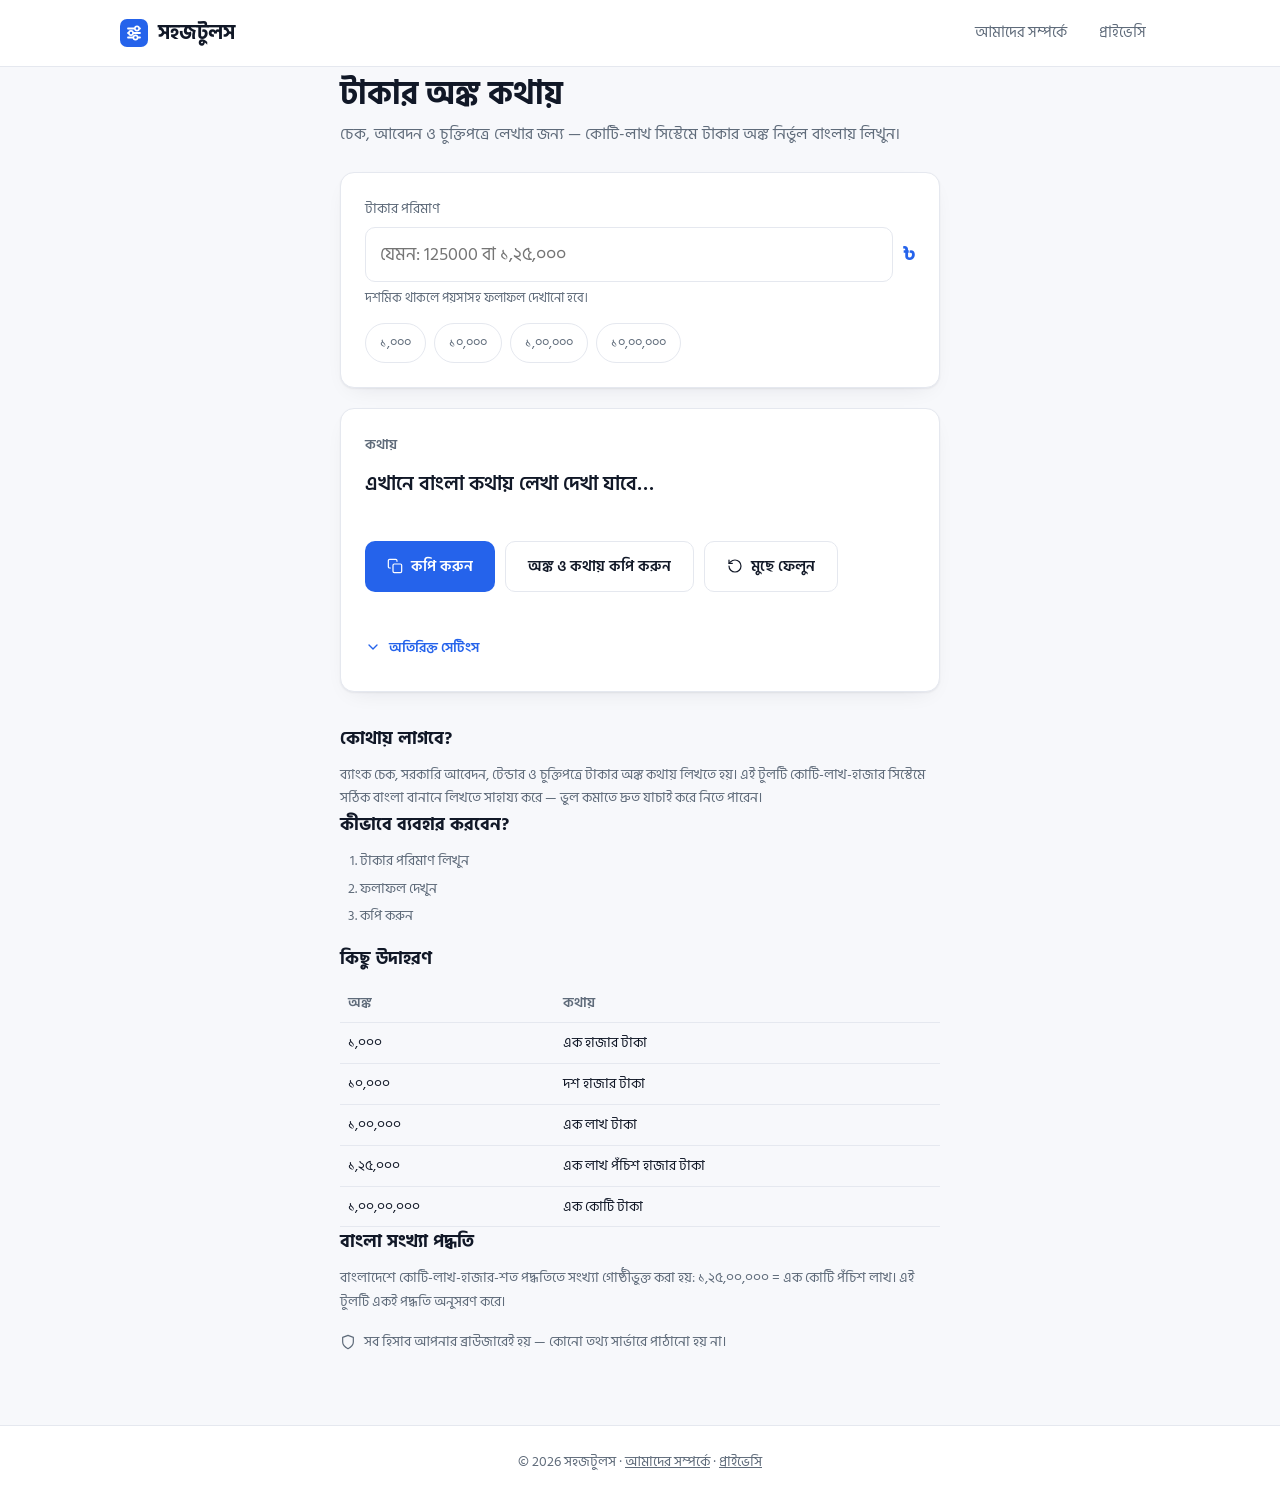
<file: tools/taka-in-words/index.html>
<!DOCTYPE html>
<html lang="bn">
<head>
<meta charset="UTF-8">
<meta name="viewport" content="width=device-width, initial-scale=1">
<title>টাকার অঙ্ক কথায় | টাকা কথায় লেখার টুল | সহজটুলস</title>
<meta name="description" content="যেকোনো টাকার অঙ্ক বাংলা কথায় — কোটি-লাখ-হাজার সিস্টেমে। ব্যাংক চেক, আবেদন ও চুক্তিপত্রের জন্য। দশমিক (পয়সা) সহ। ফ্রি বাংলা টুল।">
<meta property="og:site_name" content="সহজটুলস">
<meta property="og:title" content="টাকার অঙ্ক কথায় | টাকা কথায় লেখার টুল">
<meta property="og:type" content="website">
<link rel="canonical" href="https://sohojtools.github.io/tools/taka-in-words/">
<link rel="icon" type="image/svg+xml" href="/favicon.svg">
<link rel="preconnect" href="https://fonts.googleapis.com">
<link href="https://fonts.googleapis.com/css2?family=Hind+Siliguri:wght@400;500;600;700&display=swap" rel="stylesheet">
<link rel="stylesheet" href="../../css/style.css">
<link rel="stylesheet" href="css/style.css">
<script type="application/ld+json">
{"@context":"https://schema.org","@type":"WebApplication","name":"টাকার অঙ্ক কথায়","url":"https://sohojtools.github.io/tools/taka-in-words/","applicationCategory":"UtilitiesApplication","operatingSystem":"Any","offers":{"@type":"Offer","price":"0","priceCurrency":"BDT"}}
</script>
<script type="application/ld+json">
{"@context": "https://schema.org", "@type": "FAQPage", "mainEntity": [{"@type": "Question", "name": "কোন পদ্ধতিতে টাকার অঙ্ক লেখা হয়?", "acceptedAnswer": {"@type": "Answer", "text": "বাংলাদেশে প্রচলিত কোটি-লাখ-হাজার-শত পদ্ধতিতে। যেমন: 1,25,000 = এক লাখ পঁচিশ হাজার।"}}, {"@type": "Question", "name": "দশমিক থাকলে কী হবে?", "acceptedAnswer": {"@type": "Answer", "text": "সর্বোচ্চ ২ ঘর দশমিক পর্যন্ত পয়সাসহ লেখা হয়। যেমন: 1250.50 = এক হাজার দুইশ পঞ্চাশ টাকা পঞ্চাশ পয়সা।"}}]}
</script>
</head>
<body>
<header class="site-header">
  <div class="nav">
    <a class="logo" href="/">
      <svg width="28" height="28" viewBox="0 0 28 28" fill="none" aria-hidden="true"><rect width="28" height="28" rx="7" fill="#2563eb"/><path d="M8 9.5h12M8 14h12M8 18.5h12" stroke="#fff" stroke-width="1.8" stroke-linecap="round"/><circle cx="17" cy="9.5" r="2.1" fill="#2563eb" stroke="#fff" stroke-width="1.6"/><circle cx="11" cy="14" r="2.1" fill="#2563eb" stroke="#fff" stroke-width="1.6"/><circle cx="15.5" cy="18.5" r="2.1" fill="#2563eb" stroke="#fff" stroke-width="1.6"/></svg>
      <span>সহজটুলস</span>
    </a>
    <nav class="menu" id="menu" aria-label="মূল নেভিগেশন">
      <a href="/about/">আমাদের সম্পর্কে</a>
      <a href="/privacy/">প্রাইভেসি</a>
    </nav>
    <button class="menu-btn" id="menuBtn" aria-expanded="false" aria-controls="menu" aria-label="মেনু খুলুন">
      <svg width="22" height="22" viewBox="0 0 24 24" fill="none" stroke="currentColor" stroke-width="2" stroke-linecap="round" aria-hidden="true"><path d="M4 7h16M4 12h16M4 17h16"/></svg>
    </button>
  </div>
</header>

<main class="tool">
<h1>টাকার অঙ্ক কথায়</h1>
<p class="sub">চেক, আবেদন ও চুক্তিপত্রে লেখার জন্য — কোটি-লাখ সিস্টেমে টাকার অঙ্ক নির্ভুল বাংলায় লিখুন।</p>

<div class="calc">
  <div class="field">
    <label for="amount">টাকার পরিমাণ</label>
    <div class="money-wrap">
      <input type="text" id="amount" inputmode="decimal" placeholder="যেমন: 125000 বা ১,২৫,০০০" autocomplete="off">
      <span class="currency" aria-hidden="true">৳</span>
    </div>
    <p class="hint">দশমিক থাকলে পয়সাসহ ফলাফল দেখানো হবে।</p>
    <p class="f-err" id="err" hidden></p>
  </div>
  <div class="quick" role="group" aria-label="দ্রুত পরিমাণ">
    <button class="chip" data-v="1000" type="button">১,০০০</button>
    <button class="chip" data-v="10000" type="button">১০,০০০</button>
    <button class="chip" data-v="100000" type="button">১,০০,০০০</button>
    <button class="chip" data-v="10000000" type="button">১০,০০,০০০</button>
  </div>
  <p class="preview" id="preview" hidden>অঙ্কে: <b id="previewNum">—</b></p>
</div>

<div class="result" id="result">
  <h2>কথায়</h2>
  <p class="words" id="words" aria-live="polite">এখানে বাংলা কথায় লেখা দেখা যাবে…</p>
  <div class="btn-row">
    <button class="btn" id="copyBtn" type="button">
      <svg width="16" height="16" viewBox="0 0 24 24" fill="none" stroke="currentColor" stroke-width="1.8" stroke-linecap="round" stroke-linejoin="round" aria-hidden="true"><rect x="9" y="9" width="13" height="13" rx="2"/><path d="M5 15H4a2 2 0 0 1-2-2V4a2 2 0 0 1 2-2h9a2 2 0 0 1 2 2v1"/></svg>
      কপি করুন
    </button>
    <button class="btn ghost" id="copyBothBtn" type="button">অঙ্ক ও কথায় কপি করুন</button>
    <button class="btn ghost" id="resetBtn" type="button">
      <svg width="16" height="16" viewBox="0 0 24 24" fill="none" stroke="currentColor" stroke-width="1.8" stroke-linecap="round" stroke-linejoin="round" aria-hidden="true"><path d="M3 12a9 9 0 1 0 9-9 9.75 9.75 0 0 0-6.74 2.74L3 8"/><path d="M3 3v5h5"/></svg>
      মুছে ফেলুন
    </button>
  </div>
  <p class="feedback" id="feedback"></p>

  <button class="adv-toggle" id="advBtn" aria-expanded="false" aria-controls="advPanel">
    <svg width="16" height="16" viewBox="0 0 24 24" fill="none" stroke="currentColor" stroke-width="2" stroke-linecap="round" stroke-linejoin="round" aria-hidden="true"><path d="M6 9l6 6 6-6"/></svg>
    অতিরিক্ত সেটিংস
  </button>
  <div class="adv-panel" id="advPanel" hidden>
    <label class="switch"><input type="checkbox" id="matraToggle" checked> "টাকা মাত্র" যোগ করুন</label>
    <label class="switch"><input type="checkbox" id="bnToggle" checked> অঙ্ক বাংলায় দেখান (১,২৫,০০০)</label>
  </div>
</div>

<section class="guide">
  <h2>কোথায় লাগবে?</h2>
  <p>ব্যাংক চেক, সরকারি আবেদন, টেন্ডার ও চুক্তিপত্রে টাকার অঙ্ক কথায় লিখতে হয়। এই টুলটি কোটি-লাখ-হাজার সিস্টেমে সঠিক বাংলা বানানে লিখতে সাহায্য করে — ভুল কমাতে দ্রুত যাচাই করে নিতে পারেন।</p>
  <h2>কীভাবে ব্যবহার করবেন?</h2>
  <ol>
    <li>টাকার পরিমাণ লিখুন</li>
    <li>ফলাফল দেখুন</li>
    <li>কপি করুন</li>
  </ol>
  <h2>কিছু উদাহরণ</h2>
  <table class="ex-table">
    <thead><tr><th>অঙ্ক</th><th>কথায়</th></tr></thead>
    <tbody id="exBody"></tbody>
  </table>
  <h2>বাংলা সংখ্যা পদ্ধতি</h2>
  <p>বাংলাদেশে কোটি-লাখ-হাজার-শত পদ্ধতিতে সংখ্যা গোষ্ঠীভুক্ত করা হয়: ১,২৫,০০,০০০ = এক কোটি পঁচিশ লাখ। এই টুলটি একই পদ্ধতি অনুসরণ করে।</p>
  <p class="privacy"><svg width="16" height="16" viewBox="0 0 24 24" fill="none" stroke="currentColor" stroke-width="1.8" stroke-linecap="round" stroke-linejoin="round" aria-hidden="true"><path d="M12 22s8-4 8-10V5l-8-3-8 3v7c0 6 8 10 8 10z"/></svg> সব হিসাব আপনার ব্রাউজারেই হয় — কোনো তথ্য সার্ভারে পাঠানো হয় না।</p>
</section>
</main>

<footer>© 2026 সহজটুলস · <a href="/about/">আমাদের সম্পর্কে</a> · <a href="/privacy/">প্রাইভেসি</a></footer>
<script src="/js/main.js"></script>
<script src="js/number-words.js"></script>
<script src="js/app.js"></script>
</body>
</html>
</file>
<file: css/style.css>
:root{
  --bg:#f7f8fb;--card:#fff;--text:#111827;--muted:#5f6b7a;
  --brand:#2563eb;--brand-hover:#1d4ed8;--border:#e5e8ef;
  --success:#0a7a5a;--error:#dc2626;--focus:#93c5fd;
  --radius:14px;
  --shadow:0 1px 2px rgba(16,24,40,.06),0 8px 24px -12px rgba(16,24,40,.12);
}
*{margin:0;padding:0;box-sizing:border-box}
html{scroll-behavior:smooth}
body{font-family:'Hind Siliguri','Noto Sans Bengali',sans-serif;background:var(--bg);color:var(--text);line-height:1.7;-webkit-font-smoothing:antialiased}
img,svg{display:block}
:focus-visible{outline:3px solid var(--focus);outline-offset:2px;border-radius:6px}

/* header */
.site-header{position:sticky;top:0;z-index:50;background:rgba(255,255,255,.92);backdrop-filter:blur(10px);border-bottom:1px solid var(--border)}
.nav{max-width:1080px;margin:0 auto;padding:12px 20px;display:flex;align-items:center;justify-content:space-between;gap:16px}
.logo{display:inline-flex;align-items:center;gap:10px;text-decoration:none;font-size:20px;font-weight:700;color:var(--text)}
.menu{display:flex;gap:4px}
.menu a{padding:8px 14px;border-radius:8px;text-decoration:none;color:var(--muted);font-size:15px;transition:color .15s,background .15s}
.menu a:hover{color:var(--brand);background:rgba(37,99,235,.08)}
.menu-btn{display:none;align-items:center;justify-content:center;width:40px;height:40px;border:none;background:none;border-radius:8px;color:var(--text);cursor:pointer}
@media(max-width:640px){
  .menu-btn{display:flex}
  .menu{display:none;position:absolute;top:100%;left:0;right:0;background:#fff;border-bottom:1px solid var(--border);flex-direction:column;padding:8px 16px 16px}
  .menu.open{display:flex}
  .menu a{padding:12px 8px}
}

/* hero */
.hero{max-width:1080px;margin:0 auto;padding:64px 20px 48px;text-align:center}
.hero h1{font-size:clamp(28px,5vw,42px);line-height:1.35;font-weight:700}
.hero .accent{color:var(--brand)}
.hero .sub{margin:14px auto 0;max-width:600px;color:var(--muted);font-size:16.5px}
.hero-privacy{margin:20px auto 0;display:inline-flex;align-items:center;gap:8px;background:#fff;border:1px solid var(--border);border-radius:999px;padding:8px 18px;color:var(--muted);font-size:14px}
.hero-privacy svg{color:var(--success);flex:none}

/* main + sections */
main{max-width:1080px;margin:0 auto;padding:0 20px 72px}
.section{margin-top:64px}
.section-title{font-size:22px;font-weight:700;text-align:center}
.section-sub{text-align:center;color:var(--muted);font-size:15px;margin:6px 0 32px}
#tools{margin-top:0}

/* tool grid */
.grid{display:grid;grid-template-columns:repeat(3,1fr);gap:20px}
@media(max-width:900px){.grid{grid-template-columns:repeat(2,1fr)}}
@media(max-width:600px){.grid{grid-template-columns:1fr}}
.card{display:flex;flex-direction:column;background:var(--card);border:1px solid var(--border);border-radius:var(--radius);padding:24px;text-decoration:none;color:var(--text);box-shadow:var(--shadow);transition:border-color .15s,box-shadow .15s,transform .15s}
.card:hover{border-color:#c9d4ea;box-shadow:0 10px 30px -12px rgba(37,99,235,.18);transform:translateY(-2px)}
.card-icon{width:44px;height:44px;border-radius:10px;background:rgba(37,99,235,.08);color:var(--brand);display:flex;align-items:center;justify-content:center;margin-bottom:16px}
.badge{display:inline-flex;align-items:center;gap:6px;font-size:12px;font-weight:600;color:var(--success);background:rgba(10,122,90,.08);padding:2px 10px;border-radius:999px;width:max-content;margin-bottom:10px}
.badge .dot{width:6px;height:6px;border-radius:50%;background:var(--success)}
.card h3{font-size:17px;font-weight:700;margin-bottom:6px}
.card p{color:var(--muted);font-size:14px;line-height:1.7}
.card .go{margin-top:auto;padding-top:16px;color:var(--brand);font-size:14px;font-weight:600;display:flex;align-items:center;gap:6px}

/* trust + steps */
.trust-grid,.steps{display:grid;grid-template-columns:repeat(3,1fr);gap:20px}
@media(max-width:800px){.trust-grid,.steps{grid-template-columns:1fr}}
.trust-item,.step{background:var(--card);border:1px solid var(--border);border-radius:var(--radius);padding:24px;text-align:center}
.t-icon{width:40px;height:40px;margin:0 auto 12px;border-radius:10px;background:rgba(10,122,90,.08);color:var(--success);display:flex;align-items:center;justify-content:center}
.step-num{width:32px;height:32px;margin:0 auto 12px;border-radius:50%;background:rgba(37,99,235,.08);color:var(--brand);font-weight:700;display:flex;align-items:center;justify-content:center;font-size:15px}
.trust-item h3,.step h3{font-size:16px;margin-bottom:6px}
.trust-item p,.step p{color:var(--muted);font-size:14px}

/* footer */
footer{background:#fff;border-top:1px solid var(--border);color:var(--muted);font-size:14px;padding:24px 20px;text-align:center}
footer a{color:var(--muted)}
footer a:hover{color:var(--brand)}
footer.footer-rich{padding:0;text-align:left}
.footer-inner{max-width:1080px;margin:0 auto;padding:48px 20px 32px;display:flex;justify-content:space-between;gap:32px;flex-wrap:wrap}
.f-brand p{margin-top:12px;max-width:340px}
.f-links{display:grid;grid-template-columns:1fr 1fr;gap:10px 40px;align-content:start}
.f-links a{text-decoration:none}
.footer-bottom{border-top:1px solid var(--border);padding:16px 20px;text-align:center;font-size:13px}

/* simple pages */
.page{max-width:720px;margin:0 auto;padding:48px 20px}
.page h1{font-size:30px;margin-bottom:8px}
.page h2{margin:24px 0 8px;font-size:19px}
.page p{margin-bottom:10px;color:var(--muted)}
.page a{color:var(--brand)}

/* sticky footer: content choto holeo footer niche thakbe */
body{min-height:100vh;display:flex;flex-direction:column}
main{flex:1 0 auto}

/* simple pages polish */
.page{max-width:760px;margin:0 auto;padding:48px 20px 64px;width:100%}
.page h1{font-size:30px;margin-bottom:10px}
.page .lead{font-size:16.5px;color:var(--text);margin-bottom:6px}
.page h2{margin:28px 0 10px;font-size:19px}
.page p{margin-bottom:10px;color:var(--muted);font-size:15px}
.page ul{padding-left:20px;display:grid;gap:6px;color:var(--muted);font-size:14.5px;margin-bottom:12px}
.page a{color:var(--brand)}
.page .updated{font-size:13px}
.page .info-card{background:var(--card);border:1px solid var(--border);border-radius:var(--radius);padding:20px;box-shadow:var(--shadow);margin:20px 0}
.page .info-card h3{font-size:16px;margin-bottom:6px}
.page .tool-list{list-style:none;padding-left:0}
.page .tool-list a{font-weight:600;font-size:14.5px;text-decoration:none}
.page .tool-list a:hover{text-decoration:underline}

/* article extras */
.page table{width:100%;border-collapse:collapse;font-size:14.5px;margin:12px 0}
.page th{text-align:left;color:var(--muted);font-weight:600;padding:8px;border-bottom:1px solid var(--border)}
.page td{padding:8px;border-bottom:1px solid var(--border)}
.note-box{background:rgba(217,119,6,.07);border:1px solid var(--border);border-radius:10px;padding:12px 16px;font-size:13.5px;color:var(--muted);margin:16px 0}
.page .cta{margin:20px 0}
.page .cta a{display:inline-flex;align-items:center;gap:8px;background:var(--brand);color:#fff;padding:12px 22px;border-radius:10px;text-decoration:none;font-weight:600;font-size:15px}
.page .cta a:hover{background:var(--brand-hover)}
</file>
<file: tools/age-calculator/css/style.css>
.tool{max-width:640px}
.sub{color:var(--muted);margin-bottom:24px}
.calc{background:var(--card);border:1px solid var(--border);border-radius:var(--radius);padding:24px;box-shadow:var(--shadow)}
.field{margin-bottom:16px}
.field label{display:block;font-size:14px;color:var(--muted);margin-bottom:6px}
.field input{width:100%;padding:10px 12px;border:1px solid var(--border);border-radius:10px;font-family:inherit;font-size:15px;background:#fff;transition:border-color .15s}
.field input:hover{border-color:#c9d4ea}
.field.invalid input{border-color:var(--error)}
.f-err{color:var(--error);font-size:13px;margin-top:6px}
.asrow{display:flex;gap:10px;align-items:center}
.asrow input{flex:1}
.btn{display:inline-flex;align-items:center;justify-content:center;gap:8px;background:var(--brand);color:#fff;padding:12px 22px;border-radius:10px;border:none;font-size:15px;font-weight:600;font-family:inherit;cursor:pointer;transition:.15s;width:100%}
.btn:hover{background:var(--brand-hover)}
.btn.small{width:auto;padding:9px 14px;font-size:13px;white-space:nowrap}
.btn.ghost{background:#fff;color:var(--text);border:1px solid var(--border)}
.btn.ghost:hover{border-color:var(--brand);color:var(--brand)}
.result{margin-top:20px;background:var(--card);border:1px solid var(--border);border-radius:var(--radius);padding:24px;box-shadow:var(--shadow);text-align:center}
.asof-line{color:var(--muted);font-size:14px;margin-bottom:6px}
.age-big{font-size:30px;font-weight:700;color:var(--brand);margin-bottom:16px;line-height:1.4}
.stats,.more-grid{display:grid;grid-template-columns:repeat(3,1fr);gap:12px}
.more-grid{grid-template-columns:repeat(2,1fr)}
@media(max-width:480px){.stats{grid-template-columns:1fr}.more-grid{grid-template-columns:1fr}}
.stat{background:var(--bg);border-radius:12px;padding:12px}
.stat b{display:block;font-size:18px}
.stat span{font-size:13px;color:var(--muted)}
.btn-row{display:flex;gap:10px;flex-wrap:wrap;margin-top:16px;justify-content:center}
.btn-row .btn{width:auto}
.feedback{font-size:13px;color:var(--success);min-height:18px;margin-top:10px}
.adv-toggle{display:flex;align-items:center;gap:8px;margin:12px auto 0;background:none;border:none;color:var(--brand);font-family:inherit;font-size:14px;font-weight:600;cursor:pointer;padding:8px}
.adv-panel{margin-top:8px}
.adv-panel[hidden]{display:none}
.helper{margin-top:16px;color:var(--muted);font-size:13.5px;background:rgba(37,99,235,.06);border:1px solid var(--border);border-radius:10px;padding:10px 14px}
.guide{margin-top:28px}
.guide h2{font-size:18px;margin-bottom:8px}
.guide p,.guide li{color:var(--muted);font-size:14px}
.guide ol{padding-left:20px;display:grid;gap:4px;margin-bottom:16px}
.privacy{margin-top:16px;display:flex;gap:8px;align-items:center}
</file>
<file: tools/bmi-calculator/css/style.css>
.tool{max-width:640px}
.sub{color:var(--muted);margin-bottom:24px}
.calc{background:var(--card);border:1px solid var(--border);border-radius:var(--radius);padding:24px;box-shadow:var(--shadow)}
.field{margin-bottom:16px}
.field label{display:block;font-size:14px;color:var(--muted);margin-bottom:6px}
.field input{width:100%;padding:10px 12px;border:1px solid var(--border);border-radius:10px;font-family:inherit;font-size:16px;background:#fff;transition:border-color .15s}
.field input:hover{border-color:#c9d4ea}
.field.invalid input{border-color:var(--error)}
.f-err{color:var(--error);font-size:13px;margin-top:6px}
.row2{display:flex;gap:12px}
.row2 .field{flex:1}
@media(max-width:420px){.row2{flex-direction:column;gap:0}}
.btn{display:inline-flex;align-items:center;justify-content:center;gap:8px;background:var(--brand);color:#fff;padding:12px 22px;border-radius:10px;border:none;font-size:15px;font-weight:600;font-family:inherit;cursor:pointer;transition:.15s;width:100%}
.btn:hover{background:var(--brand-hover)}
.btn.ghost{background:#fff;color:var(--text);border:1px solid var(--border);width:auto}
.btn.ghost:hover{border-color:var(--brand);color:var(--brand)}
.result{margin-top:20px;background:var(--card);border:1px solid var(--border);border-radius:var(--radius);padding:24px;box-shadow:var(--shadow);text-align:center}
.result h2{font-size:14px;color:var(--muted);font-weight:600}
.bmi-big{font-size:44px;font-weight:700;color:var(--brand);margin:8px 0 12px}
.cat{display:inline-flex;align-items:center;gap:8px;padding:6px 16px;border-radius:99px;font-weight:600;font-size:15px;margin-bottom:12px}
.cat .dot{width:8px;height:8px;border-radius:50%}
.cat.under{background:rgba(217,119,6,.1);color:#92400e}.cat.under .dot{background:#d97706}
.cat.normal{background:rgba(10,122,90,.1);color:#065f46}.cat.normal .dot{background:#0a7a5a}
.cat.over{background:rgba(217,119,6,.1);color:#92400e}.cat.over .dot{background:#d97706}
.cat.obese{background:rgba(190,18,60,.08);color:#9f1239}.cat.obese .dot{background:#be123c}
.minor-note{background:rgba(37,99,235,.06);border:1px solid var(--border);border-radius:10px;padding:10px 14px;font-size:13.5px;color:var(--muted);margin-bottom:12px;text-align:left}
.breakdown{display:flex;justify-content:center;gap:24px;font-size:14px;color:var(--muted);margin-bottom:10px;flex-wrap:wrap}
.breakdown b{color:var(--text)}
.range-note{font-size:13px;color:var(--muted);margin-bottom:10px}
.disclaimer{font-size:12.5px;color:var(--muted);border-top:1px dashed var(--border);padding-top:12px;margin-top:6px;text-align:left}
.btn-row{display:flex;gap:10px;flex-wrap:wrap;justify-content:center;margin-top:14px}
.feedback{font-size:13px;color:var(--success);min-height:18px;margin-top:10px}
.ref-table{width:100%;border-collapse:collapse;font-size:14px;margin-bottom:16px}
.ref-table th{text-align:left;color:var(--muted);font-weight:600;padding:8px;border-bottom:1px solid var(--border)}
.ref-table td{padding:8px;border-bottom:1px solid var(--border)}
.info-box{background:rgba(37,99,235,.06);border:1px solid var(--border);border-radius:10px;padding:10px 14px;font-size:13.5px;margin-bottom:16px}
.guide{margin-top:32px}
.guide h2{font-size:18px;margin-bottom:8px}
.guide p{color:var(--muted);font-size:14px;margin-bottom:10px}
.guide b{color:var(--text)}
.privacy{display:flex;gap:8px;align-items:center}
</file>
<file: tools/date-converter/css/style.css>
.tool{max-width:640px}
.sub{color:var(--muted);margin-bottom:24px}
.tabs-row{display:flex;align-items:center;gap:10px;margin-bottom:16px}
.tabs{display:flex;gap:8px;flex-wrap:wrap;flex:1}
.tab{padding:10px 16px;border:1px solid var(--border);background:#fff;border-radius:99px;font-family:inherit;font-size:14px;cursor:pointer;color:var(--muted);transition:.15s}
.tab.active{background:var(--brand);border-color:var(--brand);color:#fff}
.tool-btn{display:inline-flex;align-items:center;justify-content:center;width:40px;height:40px;border:1px solid var(--border);background:#fff;border-radius:10px;cursor:pointer;color:var(--text);flex:none}
.tool-btn:hover{border-color:var(--brand);color:var(--brand)}
.calc{background:var(--card);border:1px solid var(--border);border-radius:var(--radius);padding:24px;box-shadow:var(--shadow)}
.field{margin-bottom:16px}
.field label{display:block;font-size:14px;color:var(--muted);margin-bottom:6px}
.field input,.field select{width:100%;padding:10px 12px;border:1px solid var(--border);border-radius:10px;font-family:inherit;font-size:15px;background:#fff}
.row3{display:flex;gap:10px;flex-wrap:wrap}
.row3 .field{flex:1;min-width:90px;margin-bottom:8px}
.f-err{color:var(--error);font-size:13px;margin-top:8px}
.btn{display:inline-flex;align-items:center;justify-content:center;gap:8px;background:var(--brand);color:#fff;padding:12px 22px;border-radius:10px;border:none;font-size:15px;font-weight:600;font-family:inherit;cursor:pointer;transition:.15s}
.btn:hover{background:var(--brand-hover)}
.btn.ghost{background:#fff;color:var(--text);border:1px solid var(--border)}
.btn.ghost:hover{border-color:var(--brand);color:var(--brand)}
.btn.small{padding:9px 14px;font-size:13px}
.btn-row{display:flex;gap:10px;flex-wrap:wrap}
.result{margin-top:20px;background:var(--card);border:1px solid var(--border);border-radius:var(--radius);padding:24px;box-shadow:var(--shadow)}
.result h2{font-size:14px;color:var(--muted);font-weight:600;margin-bottom:8px}
.r-row{display:flex;flex-direction:column;gap:2px;padding:12px 0;border-bottom:1px dashed var(--border)}
.r-label{font-size:12.5px;color:var(--muted)}
.r-value{font-size:18px;font-weight:600;line-height:1.6}
.disclaimer{font-size:12.5px;color:var(--muted);margin:10px 0 4px}
.feedback{font-size:13px;color:var(--success);min-height:18px;margin:10px 0}
.switch{display:flex;align-items:center;gap:8px;font-size:13.5px;color:var(--muted);margin-top:8px}
.guide{margin-top:32px}
.guide h2{font-size:18px;margin-bottom:8px}
.guide p,.guide li{color:var(--muted);font-size:14px}
.guide b{color:var(--text)}
.guide ol{padding-left:20px;display:grid;gap:4px;margin-bottom:16px}
.privacy{margin-top:16px;display:flex;gap:8px;align-items:center}
</file>
<file: tools/image-compressor/css/style.css>
.tool{max-width:760px}
.sub{color:var(--muted);margin-bottom:24px}
.target-row{display:flex;align-items:center;gap:12px;flex-wrap:wrap;margin-bottom:8px}
.t-label{font-size:14px;font-weight:600;color:var(--text)}
.chips{display:flex;gap:8px;flex-wrap:wrap}
.chip{padding:10px 16px;border:1px solid var(--border);background:#fff;border-radius:99px;font-family:inherit;font-size:14px;cursor:pointer;color:var(--muted);transition:.15s}
.chip.active{background:var(--brand);border-color:var(--brand);color:#fff}
.custom-wrap{display:flex;align-items:center;gap:8px;font-size:14px;color:var(--muted)}
.custom-wrap input{width:80px;padding:8px 10px;border:1px solid var(--border);border-radius:10px;font-family:inherit;font-size:14px;background:#fff}
.error{color:var(--error);font-size:14px;margin-top:8px}
.notice{background:rgba(217,119,6,.08);color:#b45309;border-radius:10px;padding:10px 14px;font-size:14px;margin-top:10px}
.adv-toggle{display:flex;align-items:center;gap:8px;background:none;border:none;color:var(--brand);font-family:inherit;font-size:14px;font-weight:600;cursor:pointer;padding:8px 0;margin-top:8px}
.adv-panel{border:1px solid var(--border);background:#fff;border-radius:var(--radius);padding:20px;margin:8px 0 16px;display:grid;gap:16px}
.adv-panel[hidden]{display:none}
.field label{display:block;font-size:13px;color:var(--muted);margin-bottom:6px}
.field input,.field select{width:100%;padding:9px 12px;border:1px solid var(--border);border-radius:10px;font-family:inherit;font-size:14px;background:#fff}
.row2{display:flex;gap:12px;flex-wrap:wrap}
.row2 .field{flex:1;min-width:140px}
.switch{display:flex;align-items:center;gap:8px;font-size:13px;color:var(--muted)}
.hint{font-size:12.5px;color:var(--muted)}
input[type=range]{flex:1;accent-color:var(--brand)}
.drop{border:2px dashed #c9d2e0;border-radius:var(--radius);background:#fff;padding:44px 20px;text-align:center;cursor:pointer;transition:.15s;color:var(--muted);display:grid;justify-items:center;gap:6px}
.drop:hover{border-color:var(--brand)}
.drop.drag{border-color:var(--brand);background:rgba(37,99,235,.05)}
.drop p{font-size:16px;font-weight:600;color:var(--text)}
.drop span{font-size:13px}
.drop .formats{font-size:12px;background:var(--bg);border:1px solid var(--border);border-radius:99px;padding:2px 12px}
.status{color:var(--brand);font-size:14px;margin-top:12px;font-weight:600}
.result{background:#fff;border:1px solid var(--border);border-radius:var(--radius);padding:24px;margin-top:16px}
.compare{display:flex;gap:16px;flex-wrap:wrap;margin-bottom:16px}
.compare figure{margin:0;flex:1;min-width:200px}
.compare .box{background:repeating-conic-gradient(#eee 0 25%,#fff 0 50%) 0 0/16px 16px;border:1px solid var(--border);border-radius:10px;padding:10px;display:flex;align-items:center;justify-content:center;min-height:120px}
.compare img{display:block;max-width:100%;max-height:240px}
.compare figcaption{font-size:12.5px;color:var(--muted);margin-top:6px;text-align:center}
.stats{display:grid;grid-template-columns:repeat(3,1fr);gap:12px;margin-bottom:16px}
@media(max-width:480px){.stats{grid-template-columns:1fr}}
.stat{background:var(--bg);border-radius:12px;padding:12px;text-align:center}
.stat b{display:block;font-size:18px}
.stat span{font-size:13px;color:var(--muted)}
.tstatus{display:flex;align-items:center;gap:8px;font-size:14px;font-weight:600;color:var(--success);background:rgba(10,122,90,.08);border-radius:10px;padding:10px 14px}
.tstatus.warn{color:#b45309;background:rgba(217,119,6,.08)}
.tstatus.fail{color:var(--error);background:rgba(220,38,38,.08)}
.btn{display:inline-flex;align-items:center;justify-content:center;gap:8px;background:var(--brand);color:#fff;padding:12px 22px;border-radius:10px;text-decoration:none;border:none;font-size:15px;font-weight:600;font-family:inherit;cursor:pointer;transition:.15s}
.btn:hover{background:var(--brand-hover)}
.btn:disabled,.btn[disabled]{opacity:.6;cursor:default}
.btn.ghost{background:#fff;color:var(--text);border:1px solid var(--border)}
.btn.ghost:hover{border-color:var(--brand);color:var(--brand)}
.btn-row{display:flex;gap:10px;flex-wrap:wrap;margin-top:14px}
.feedback{font-size:13px;color:var(--success);min-height:18px;margin-top:10px}
.guide{margin-top:32px}
.guide h2{font-size:18px;margin-bottom:8px}
.guide p,.guide li{color:var(--muted);font-size:14px}
.guide ul{padding-left:20px;display:grid;gap:4px;margin-bottom:16px}
.privacy{margin-top:16px;display:flex;gap:8px;align-items:center}
</file>
<file: tools/taka-in-words/css/style.css>
.tool{max-width:640px}
.sub{color:var(--muted);margin-bottom:24px}
.calc{background:var(--card);border:1px solid var(--border);border-radius:var(--radius);padding:24px;box-shadow:var(--shadow)}
.field label{display:block;font-size:14px;color:var(--muted);margin-bottom:6px}
.money-wrap{display:flex;align-items:center;gap:10px}
.money-wrap input{flex:1;padding:12px 14px;border:1px solid var(--border);border-radius:10px;font-family:inherit;font-size:18px;background:#fff;transition:border-color .15s}
.money-wrap input:hover{border-color:#c9d4ea}
.currency{font-size:20px;font-weight:700;color:var(--brand)}
.hint{font-size:12.5px;color:var(--muted);margin-top:6px}
.f-err{color:var(--error);font-size:13px;margin-top:8px}
.quick{display:flex;gap:8px;flex-wrap:wrap;margin-top:14px}
.chip{padding:8px 14px;border:1px solid var(--border);background:#fff;border-radius:99px;font-family:inherit;font-size:13px;cursor:pointer;color:var(--muted);transition:.15s}
.chip:hover{border-color:var(--brand);color:var(--brand)}
.preview{margin-top:14px;font-size:14px;color:var(--muted)}
.preview b{color:var(--text)}
.result{margin-top:20px;background:var(--card);border:1px solid var(--border);border-radius:var(--radius);padding:24px;box-shadow:var(--shadow)}
.result h2{font-size:14px;color:var(--muted);font-weight:600;margin-bottom:8px}
.words{font-size:20px;font-weight:600;line-height:1.9;min-height:60px;margin-bottom:16px;user-select:text}
.btn{display:inline-flex;align-items:center;justify-content:center;gap:8px;background:var(--brand);color:#fff;padding:12px 22px;border-radius:10px;border:none;font-size:15px;font-weight:600;font-family:inherit;cursor:pointer;transition:.15s}
.btn:hover{background:var(--brand-hover)}
.btn.ghost{background:#fff;color:var(--text);border:1px solid var(--border)}
.btn.ghost:hover{border-color:var(--brand);color:var(--brand)}
.btn-row{display:flex;gap:10px;flex-wrap:wrap}
.feedback{font-size:13px;color:var(--success);min-height:18px;margin-top:10px}
.adv-toggle{display:flex;align-items:center;gap:8px;background:none;border:none;color:var(--brand);font-family:inherit;font-size:14px;font-weight:600;cursor:pointer;padding:8px 0;margin-top:8px}
.adv-panel{border:1px solid var(--border);background:var(--bg);border-radius:12px;padding:16px;margin-top:8px;display:grid;gap:10px}
.adv-panel[hidden]{display:none}
.switch{display:flex;align-items:center;gap:8px;font-size:13.5px;color:var(--muted)}
.ex-table{width:100%;border-collapse:collapse;font-size:14px}
.ex-table th{text-align:left;color:var(--muted);font-weight:600;padding:8px;border-bottom:1px solid var(--border)}
.ex-table td{padding:8px;border-bottom:1px solid var(--border);color:var(--text)}
.guide{margin-top:32px}
.guide h2{font-size:18px;margin-bottom:8px}
.guide p,.guide li{color:var(--muted);font-size:14px}
.guide ol{padding-left:20px;display:grid;gap:4px;margin-bottom:16px}
.privacy{margin-top:16px;display:flex;gap:8px;align-items:center}
</file>
